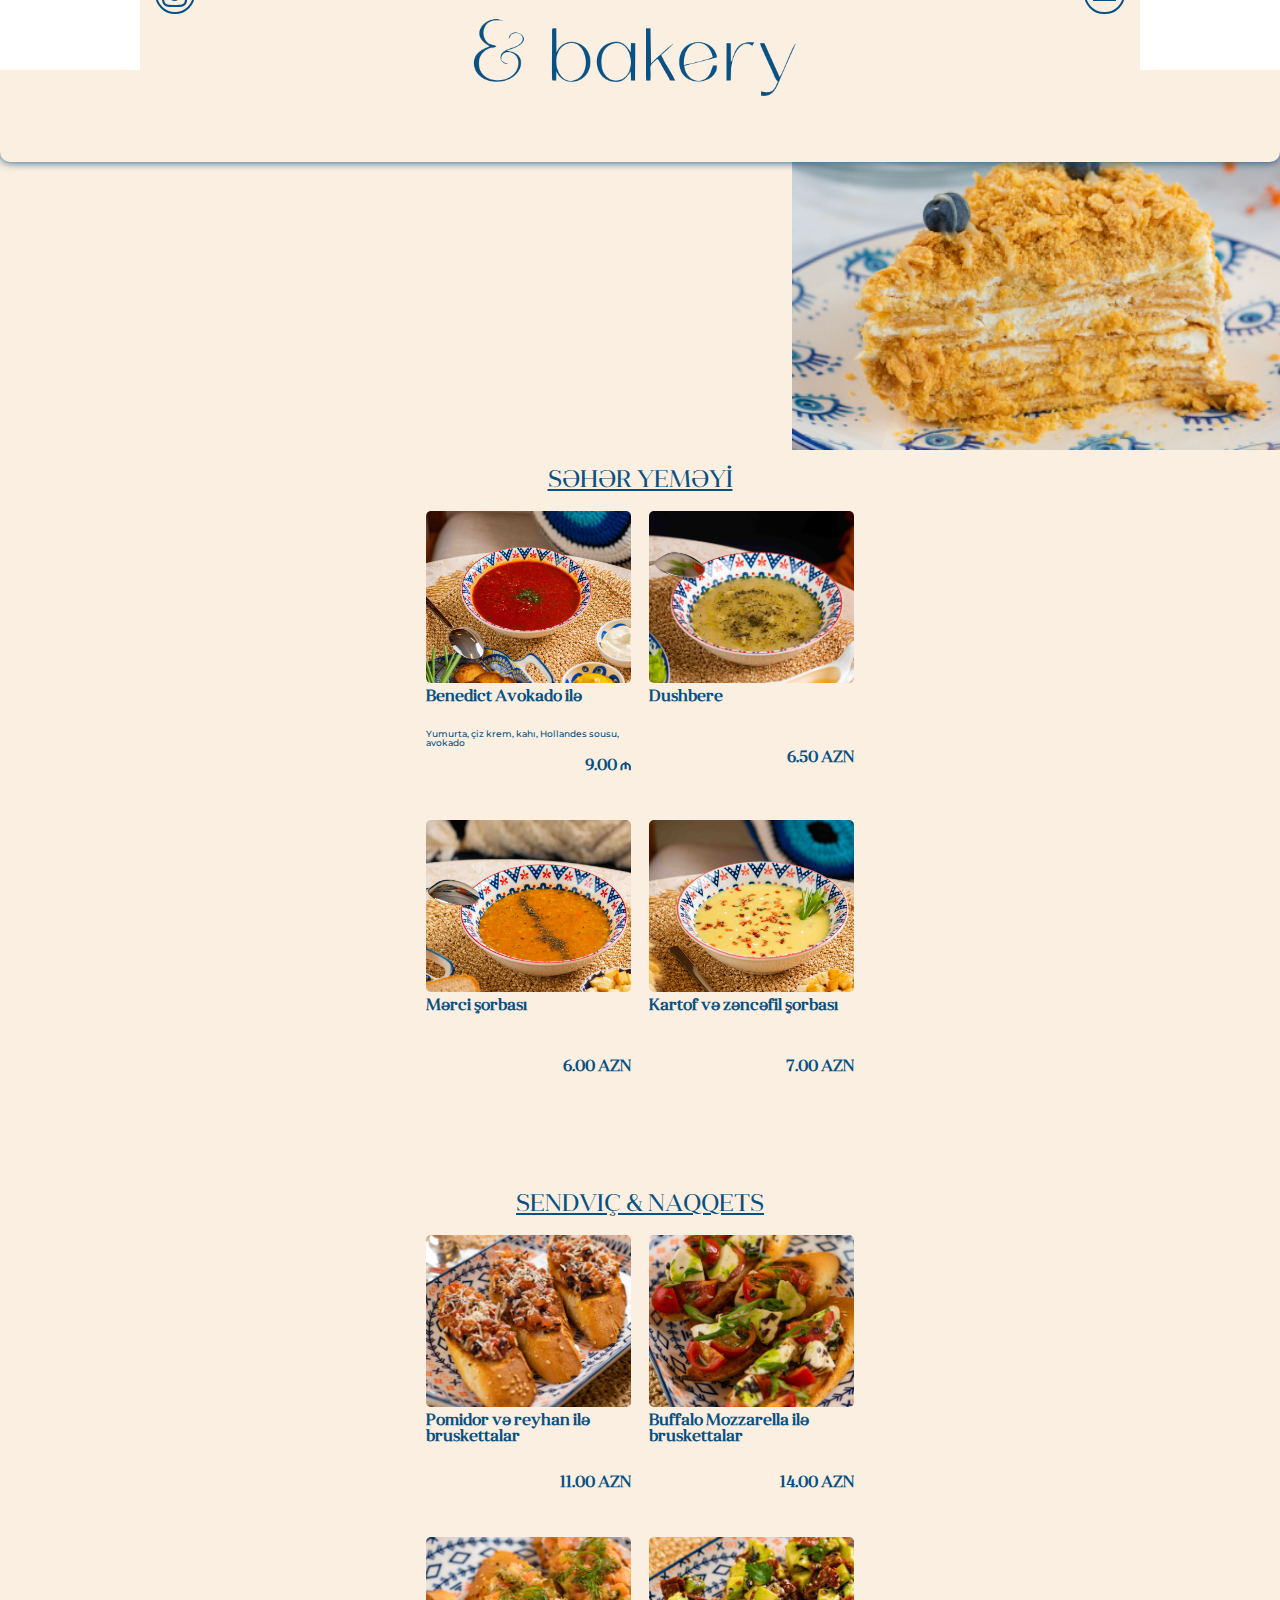
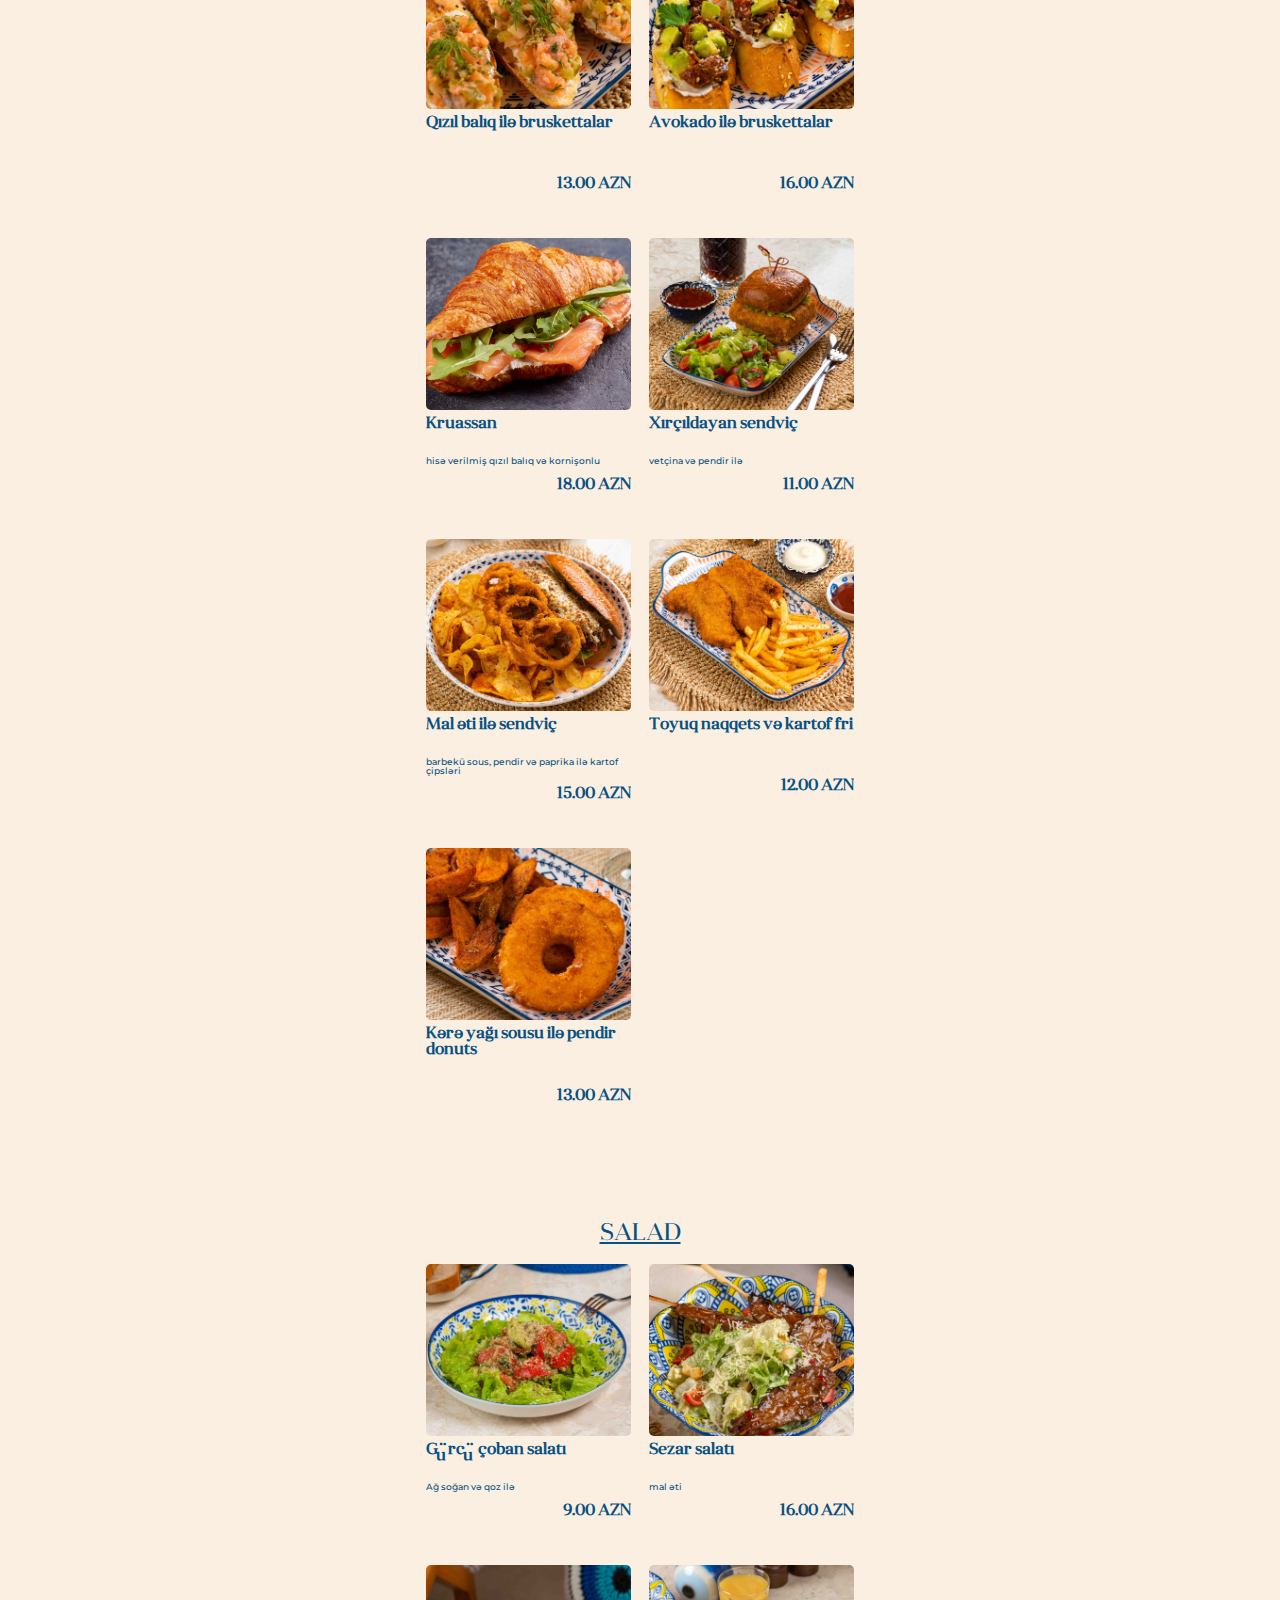
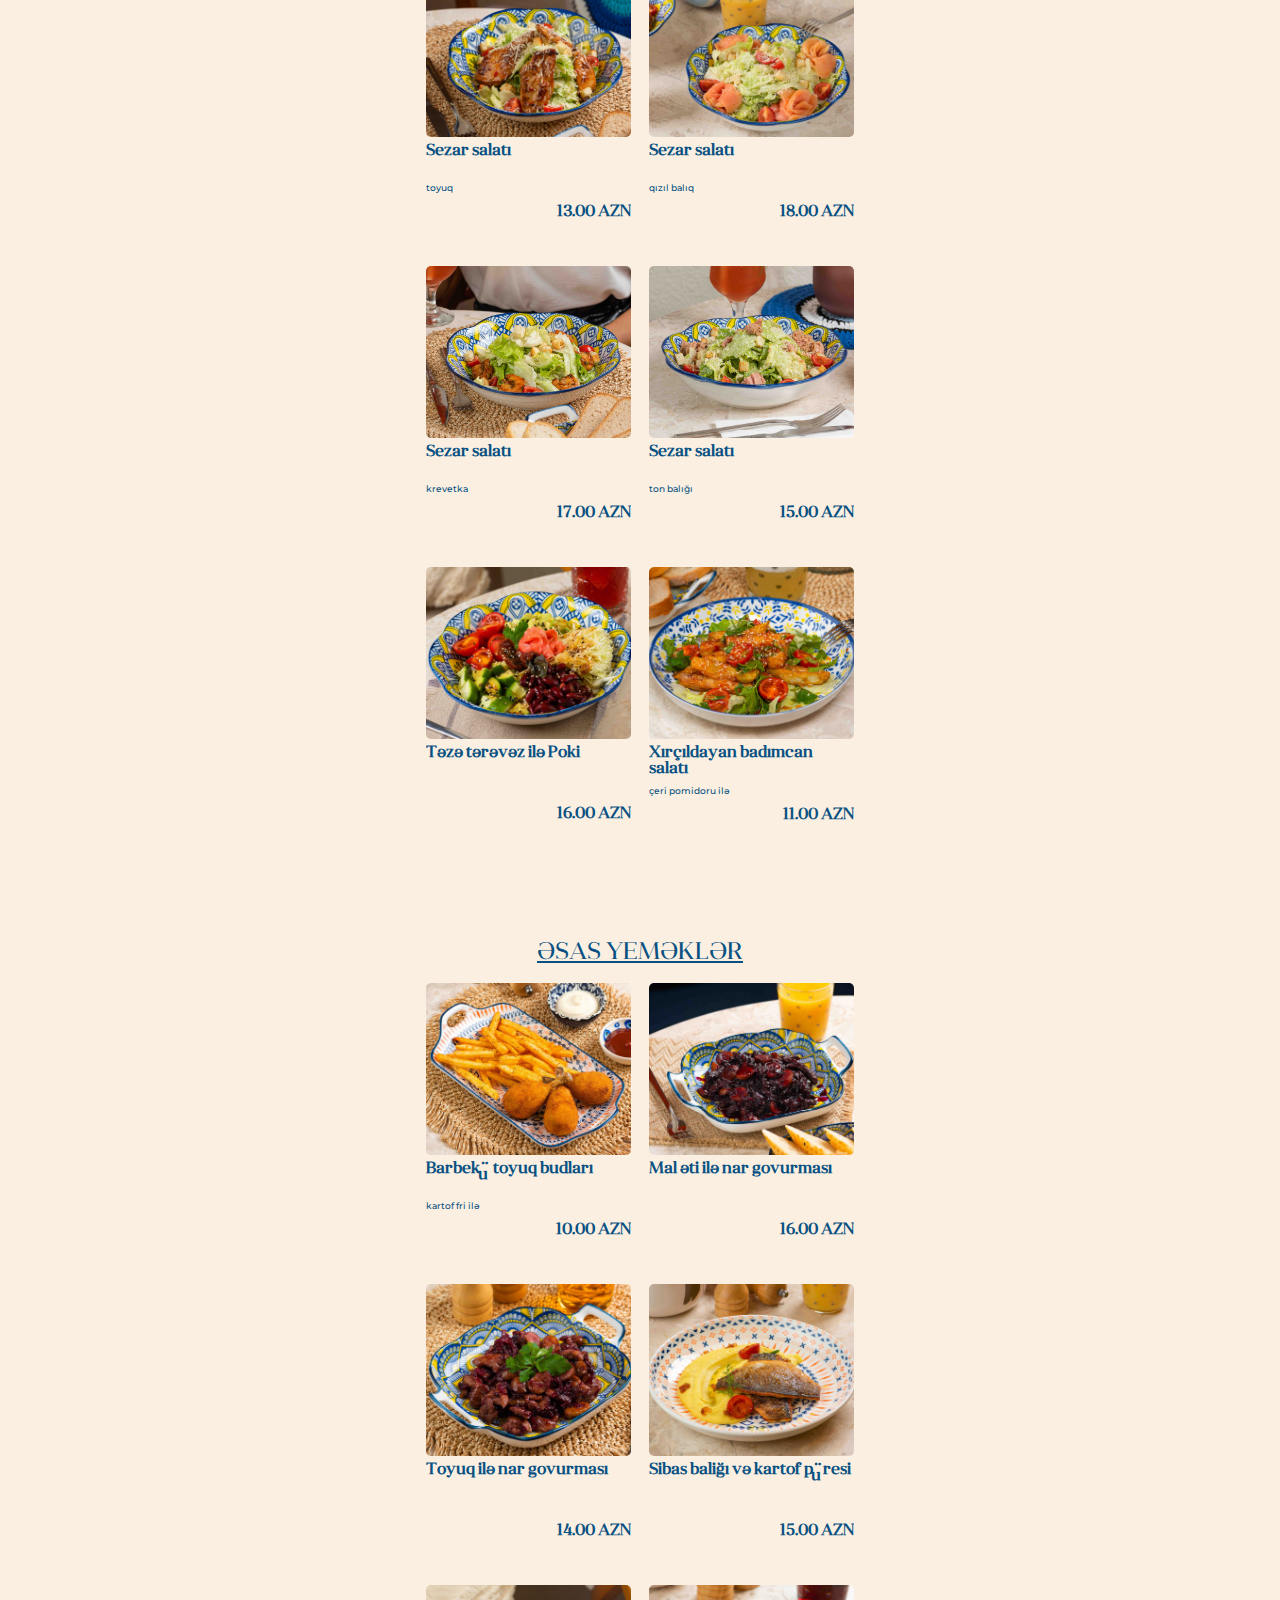
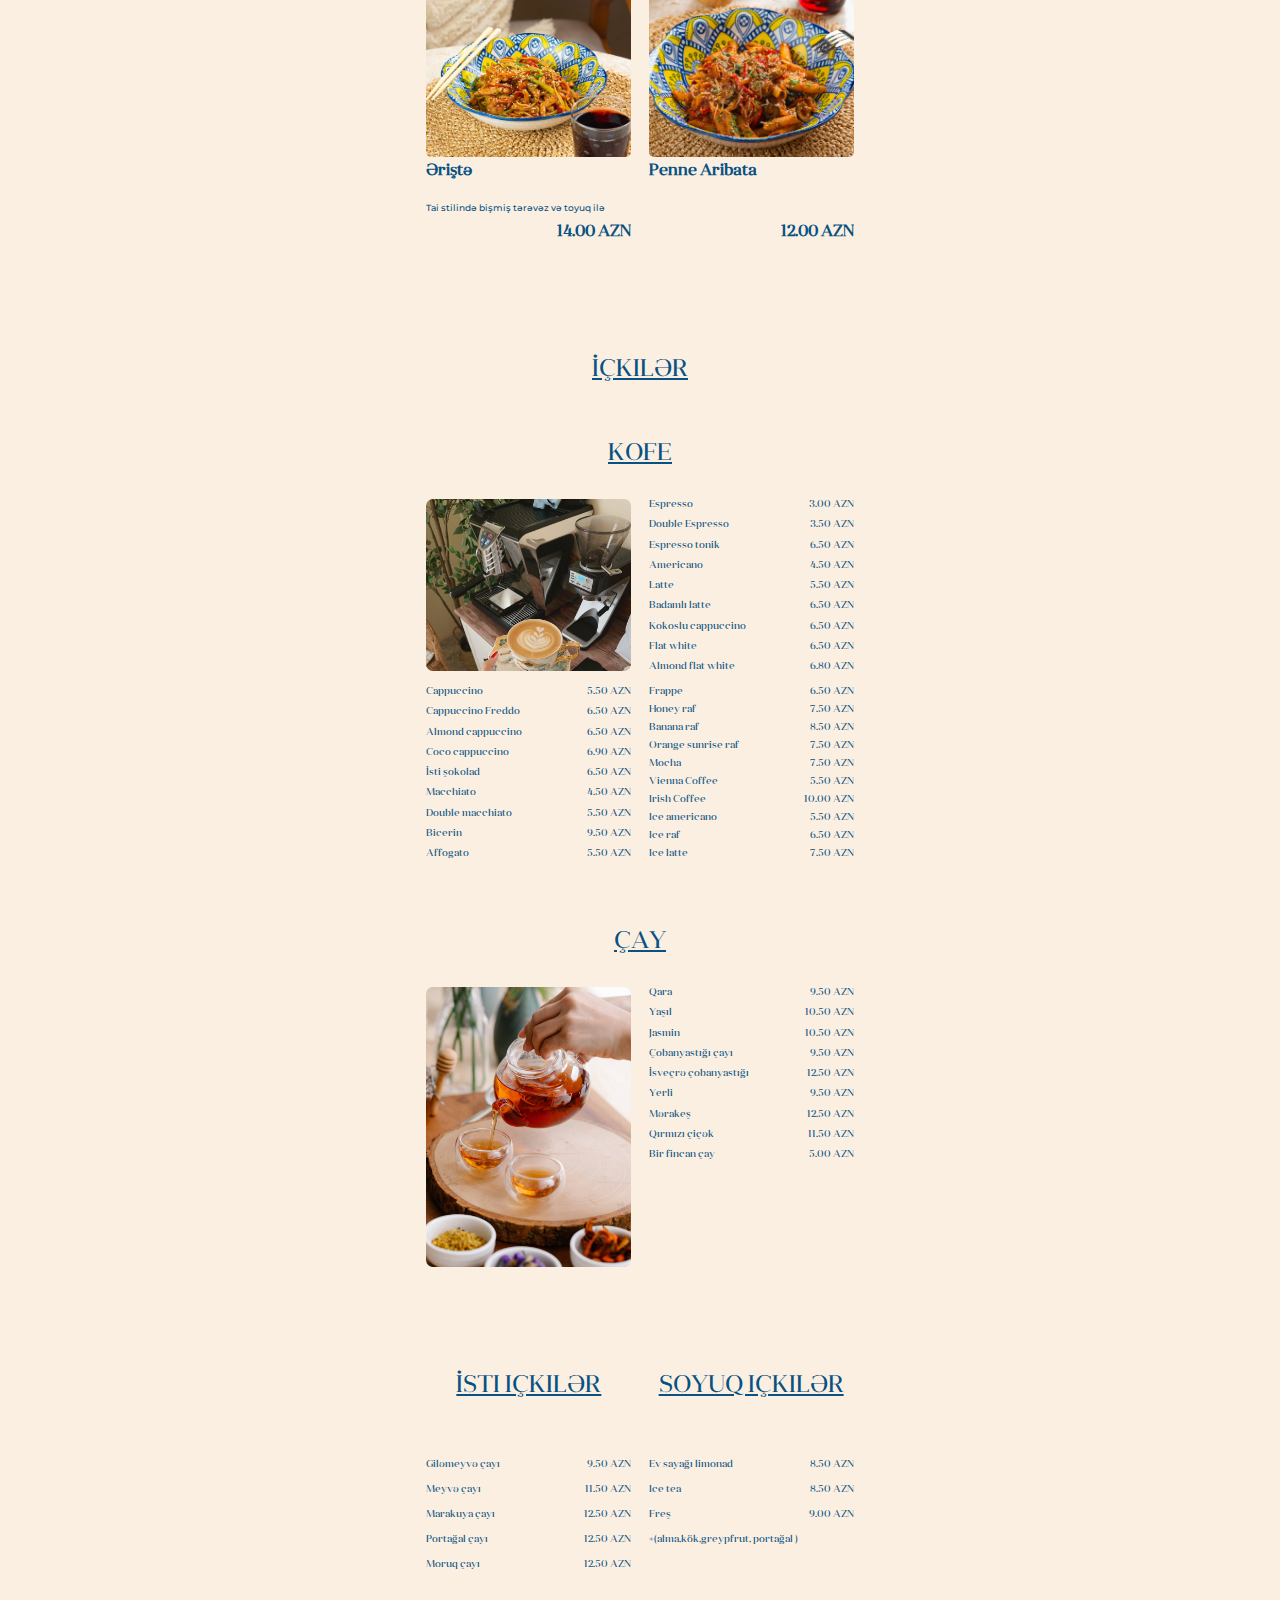
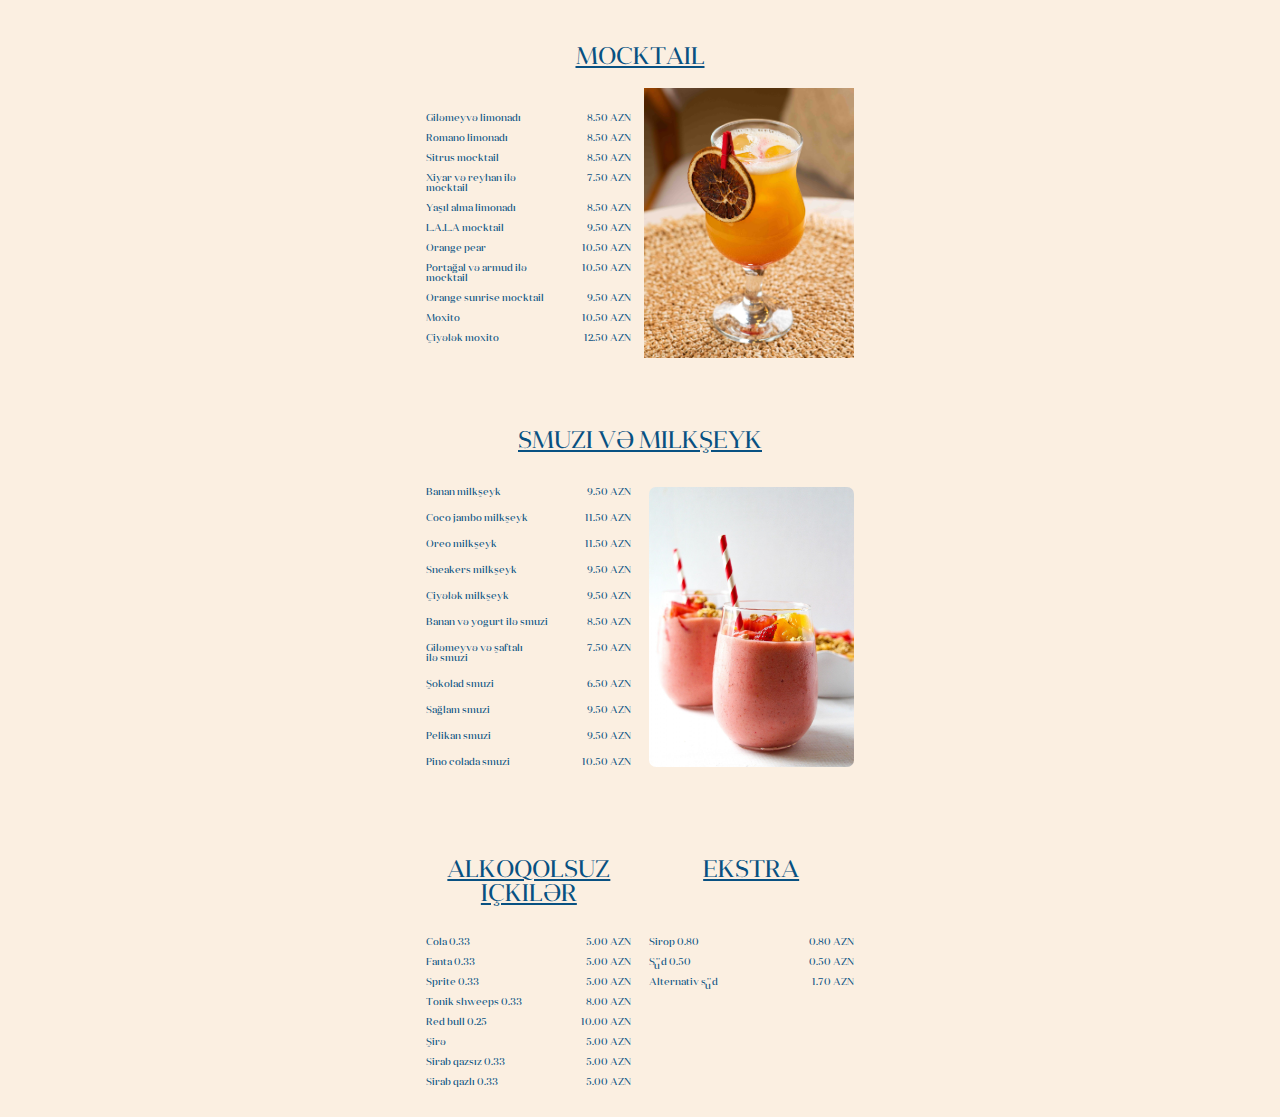
<file: index.html>
<!DOCTYPE html>
<html lang="en">

<head>
    <meta charset="UTF-8">
    <meta http-equiv="X-UA-Compatible" content="IE=edge">
    <meta name="viewport" content="width=device-width, initial-scale=1.0">
    <title>Juju</title>

    <script src="https://ajax.googleapis.com/ajax/libs/jquery/3.6.0/jquery.min.js"></script>
    <script src="https://ajax.googleapis.com/ajax/libs/jquery/3.6.0/jquery.min.js"></script>

    <link rel="stylesheet" href="https://cdnjs.cloudflare.com/ajax/libs/font-awesome/4.7.0/css/font-awesome.min.css" />

    <!----main styles------->
    <link rel="stylesheet" href="./style/style.css">
</head>
<body>
    <div class="main_wrapper">
        <!---header navigation---->
        <div class="header__navigation scrollto">
            <nav class="navbar">
                <div class="container">
                    <div class="navbar__wrap">
                        <a href="https://www.instagram.com/ministry_of_bakery_baku/?igshid=YmMyMTA2M2Y%3D" class="logo" id="logo">
                            <i class="fa fa-instagram" aria-hidden="true"></i>
                        </a>
                        <div class="menu" id="menu">
                            <div class="menu__language__block">
                                <div class="menu__language__element">
                                    <a href="./index.html">
                                        <img src="./style/az.svg" alt="">
                                    </a>
                                </div>
                                <div class="menu__language__element">
                                    <a href="./ru.html">
                                        <img src="./style/ru.svg" alt="">
                                    </a>
                                </div>
                                <div class="menu__language__element">
                                    <a href="./en.html">
                                        <img src="./style/en.svg" alt="">
                                    </a>
                                </div>
                            </div>
                            <div class="menu__language__links">
                                <a href="#element1">Səhər yeməyİ														
                                </a>
                                <a href="#element2">Suplar							
                                </a>
                                <a href="#element3">Salat														
                                </a>
                                <a href="#element4">Əsas yeməklər								
                                </a>
                                <a href="#element5">pastalar						
                                </a>
                                <a href="#element6">Qəlyanalti												
                                </a>
                                <a href="#element7">Burger / Sendviç						
                                </a>

                            </div>
                        </div>

                        <div class="main__page__name">
                            <div class="main__page__name_name">
                                <a href="./index.html">
                                    <img src="./style/juju.png" alt="">
                                </a>
                            </div>
                            <div class="main__page__name_subname">
                                CAFE &#x2022; BAKERY &#x2022; CONDITIORY
                            </div>

                            <div class="main__page__name_arrowleft"></div>
                            <div class="main__page__name_arrowright"></div>
                        </div>


                        <div class="hamb">
                            <div class="hamb__field" id="hamb">
                                <span class="bar"></span> <span class="bar"></span>
                                <span class="bar"></span>
                            </div>
                        </div>
                    </div>
                </div>


            </nav>
            <div class="placeholder"></div>
            <div class="popup" id="popup"></div>
        </div>
        <div class="main__content">
            <!--главная картинка---->
            <div class="main__content__image">
                <img src="./style/main.png" alt="">
            </div>

            <!---блок с продукцией---->
            <div class="main__content__product_container">
                <!----Soup--->
                <section id="" class="product__name">
                    <p>Səhər yeməyİ					                    </p>
                    <div id="element1" class="element__yakor"></div>
                </section>
                <!----продукты категорий----->
                <div class="product__elements__wrapper">
                    <!----продукт основной Borsh----->
                    <div class="product__element">
                        <div class="product__element__image product__element__image_1">
                        </div>

                        <div class="product__element__name">
                            <p>Benedict Avokado ilə									
                            </p>
                        </div>
                        <div class="product__element__desc">
                            <p>Yumurta, çiz krem, kahı, Hollandes sousu, avokado						
                            </p>
                        </div>
                        <div class="product__element__price">
                            <p>9.00 ₼</p>
                        </div>
                    </div>

                    <!----продукт основной Dushbere----->
                    <div class="product__element">
                        <div class="product__element__image product__element__image_2">

                        </div>

                        <div class="product__element__name">
                            <p>Dushbere</p>
                        </div>
                        <div class="product__element__desc">
                            <p> </p>
                        </div>
                        <div class="product__element__price">
                            <p>6.50 AZN</p>
                        </div>
                    </div>

                    <!----продукт основной REd lentil----->
                    <div class="product__element">
                        <div class="product__element__image product__element__image_3">

                        </div>

                        <div class="product__element__name">
                            <p>Mərci şorbası				

                            </p>
                        </div>
                        <div class="product__element__desc">
                            <p></p>
                        </div>
                        <div class="product__element__price">
                            <p>6.00 AZN</p>
                        </div>
                    </div>

                    <!----продукт основной Potato ginger soup----->
                    <div class="product__element">
                        <div class="product__element__image product__element__image_4">

                        </div>

                        <div class="product__element__name">
                            <p>Kartof və zəncəfil şorbası				
                            </p>
                        </div>
                        <div class="product__element__desc">
                            <p></p>
                        </div>
                        <div class="product__element__price">
                            <p>7.00 AZN</p>
                        </div>
                    </div>

                </div>
                <!---Sandwich & nuggets--->
                <section id="" class="product__name">
                    <p>Sendviç & naqqets								
                    </p>
                    <div id="element2" class="element__yakor"></div>
                </section>
                <!----продукты категорий----->
                <div class="product__elements__wrapper">
                    <!----продукт основной Bruschetta tomato & basil----->
                    <div class="product__element">
                        <div class="product__element__image product__element__image_5">

                        </div>

                        <div class="product__element__name">
                            <p>Pomidor və reyhan ilə bruskettalar				
                            </p>
                        </div>
                        <div class="product__element__desc">
                            <p></p>
                        </div>
                        <div class="product__element__price">
                            <p>11.00 AZN</p>
                        </div>
                    </div>

                    <!----продукт основной Bruschetta mozzarella buffalo----->
                    <div class="product__element">
                        <div class="product__element__image product__element__image_6">

                        </div>

                        <div class="product__element__name">
                            <p>Buffalo Mozzarella ilə bruskettalar				
                            </p>
                        </div>
                        <div class="product__element__desc">
                            <p></p>
                        </div>
                        <div class="product__element__price">
                            <p>14.00 AZN</p>
                        </div>
                    </div>

                    <!----продукт основной Bruschetta salmon----->
                    <div class="product__element">
                        <div class="product__element__image product__element__image_7">

                        </div>

                        <div class="product__element__name">
                            <p>Qızıl balıq ilə bruskettalar				
                            </p>
                        </div>
                        <div class="product__element__desc">
                            <p></p>
                        </div>
                        <div class="product__element__price">
                            <p>13.00 AZN</p>
                        </div>
                    </div>

                    <!----продукт основной Bruschetta avocado----->
                    <div class="product__element">
                        <div class="product__element__image product__element__image_8">

                        </div>

                        <div class="product__element__name">
                            <p>Avokado ilə bruskettalar				

                            </p>
                        </div>
                        <div class="product__element__desc">
                            <p></p>
                        </div>
                        <div class="product__element__price">
                            <p>16.00 AZN</p>
                        </div>
                    </div>
                    <!--!--продукт основной Croissant----->
                    <div class="product__element">
                        <div class="product__element__image product__element__image_9">

                        </div>

                        <div class="product__element__name">
                            <p>Kruassan 				

                            </p>
                        </div>
                        <div class="product__element__desc">
                            <p>hisə verilmiş qızıl balıq və kornişonlu</p>
                        </div>
                        <div class="product__element__price">
                            <p>18.00 AZN</p>
                        </div>
                    </div>
                    <!----продукт основной Ham & cheese sandwich crispy----->
                    <div class="product__element">
                        <div class="product__element__image product__element__image_10">

                        </div>

                        <div class="product__element__name">
                            <p>Xırçıldayan sendviç 			

                            </p>
                        </div>
                        <div class="product__element__desc">
                            <p>
                                vetçina və pendir ilə
                            </p>
                        </div>
                        <div class="product__element__price">
                            <p>11.00 AZN</p>
                        </div>
                    </div>
                    <!----продукт основной   Beef sandwich----->
                    <div class="product__element">
                        <div class="product__element__image product__element__image_11">

                        </div>

                        <div class="product__element__name">
                            <p>Mal əti ilə sendviç 			

                            </p>
                        </div>
                        <div class="product__element__desc">
                            <p>
                                barbekü sous, pendir və paprika ilə kartof çipsləri
                            </p>
                        </div>
                        <div class="product__element__price">
                            <p>15.00 AZN</p>
                        </div>
                    </div>
                    <!----продукт основной Chicken nuggets & french fries----->
                    <div class="product__element">
                        <div class="product__element__image product__element__image_12">

                        </div>

                        <div class="product__element__name">
                            <p>Toyuq naqqets və kartof fri				
                            </p>
                        </div>
                        <div class="product__element__desc">
                            <p></p>
                        </div>
                        <div class="product__element__price">
                            <p>12.00 AZN</p>
                        </div>






                    </div>
                    <!----продукт основной   Cheese donuts----->
                    <div class="product__element">
                        <div class="product__element__image product__element__image_13">

                        </div>

                        <div class="product__element__name">
                            <p>Kərə yağı sousu ilə pendir donuts				

                            </p>
                        </div>
                        <div class="product__element__desc">
                            <p></p>
                        </div>
                        <div class="product__element__price">
                            <p>13.00 AZN</p>
                        </div>



                    </div>
                </div>

                <!-----Salad-->
                <section id="" class="product__name">
                    <p>Salad</p>
                    <div id="element3" class="element__yakor"></div>
                </section>
                <!----продукты категорий----->
                <div class="product__elements__wrapper">
                    <!----продукт основной Georgian choban----->
                    <div class="product__element">
                        <div class="product__element__image product__element__image_14">

                        </div>

                        <div class="product__element__name">
                            <p>Gürcü çoban salatı 				
                            </p>
                        </div>
                        <div class="product__element__desc">
                            <p>Ağ soğan və qoz ilə
                            </p>
                        </div>
                        <div class="product__element__price">
                            <p>9.00 AZN</p>
                        </div>
                    </div>

                    <!----продукт основной Caesar salad Beef----->
                    <div class="product__element">
                        <div class="product__element__image product__element__image_15">

                        </div>

                        <div class="product__element__name">
                            <p>Sezar salatı			
                            </p>
                        </div>
                        <div class="product__element__desc">
                            <p>mal əti</p>
                        </div>
                        <div class="product__element__price">
                            <p>16.00 AZN</p>
                        </div>
                    </div>

                    <!----продукт основной Caesar salad Chicken 16----->
                    <div class="product__element">
                        <div class="product__element__image product__element__image_16">

                        </div>

                        <div class="product__element__name">
                            <p>Sezar salatı		</p>
                        </div>
                        <div class="product__element__desc">
                            <p>toyuq				
                            </p>
                        </div>
                        <div class="product__element__price">
                            <p>13.00 AZN</p>
                        </div>
                    </div>

                    <!----продукт основной Caesar salad Salmon 17----->
                    <div class="product__element">
                        <div class="product__element__image product__element__image_17">

                        </div>

                        <div class="product__element__name">
                            <p>Sezar salatı</p>
                        </div>
                        <div class="product__element__desc">
                            <p>qızıl balıq				
                            </p>
                        </div>
                        <div class="product__element__price">
                            <p>18.00 AZN</p>
                        </div>
                    </div>
                    <!----продукт основной Caesar salad Tiger 18----->
                    <div class="product__element">
                        <div class="product__element__image product__element__image_18">

                        </div>

                        <div class="product__element__name">
                            <p>Sezar salatı</p>
                        </div>
                        <div class="product__element__desc">
                            <p>krevetka				
                            </p>
                        </div>
                        <div class="product__element__price">
                            <p>17.00 AZN</p>
                        </div>
                    </div>
                    <!----продукт основной Caesar salad Tuna 19----->
                    <div class="product__element">
                        <div class="product__element__image product__element__image_19">

                        </div>

                        <div class="product__element__name">
                            <p>Sezar salatı</p>
                        </div>
                        <div class="product__element__desc">
                            <p>ton balığı				
                            </p>
                        </div>
                        <div class="product__element__price">
                            <p>15.00 AZN</p>
                        </div>
                    </div>
                    <!----продукт основной Poki with fresh vegetables 20----->
                    <div class="product__element">
                        <div class="product__element__image product__element__image_20">

                        </div>

                        <div class="product__element__name">
                            <p>Təzə tərəvəz ilə Poki				
                            </p>
                        </div>
                        <div class="product__element__desc">
                            <p></p>
                        </div>
                        <div class="product__element__price">
                            <p>16.00 AZN</p>
                        </div>
                    </div>
                    <!----продукт основной Crispy aubergine 21----->
                    <div class="product__element">
                        <div class="product__element__image product__element__image_21">

                        </div>

                        <div class="product__element__name">
                            <p>Xırçıldayan badımcan salatı			
                            </p>
                        </div>
                        <div class="product__element__desc">
                            <p>çeri pomidoru ilə </p>
                        </div>
                        <div class="product__element__price">
                            <p>11.00 AZN</p>
                        </div>
                    </div>


                </div>
                <!----Main course---->
                <section id="" class="product__name">
                    <p>Əsas yeməklər								
                    </p>
                    <div id="element4" class="element__yakor"></div>
                </section>
                <!----продукты категорий----->
                <div class="product__elements__wrapper">
                    <!----продукт основной BBQ chicken leg 22----->
                    <div class="product__element">
                        <div class="product__element__image product__element__image_22">

                        </div>

                        <div class="product__element__name">
                            <p>Barbekü toyuq budları 				
                            </p>
                        </div>
                        <div class="product__element__desc">
                            <p>kartof fri ilə
                            </p>
                        </div>
                        <div class="product__element__price">
                            <p>10.00 AZN</p>
                        </div>
                    </div>

                    <!----продукт основной- Beef nar govurma 23---->
                    <div class="product__element">
                        <div class="product__element__image product__element__image_23">

                        </div>

                        <div class="product__element__name">
                            <p>Mal əti ilə nar govurması				
                            </p>
                        </div>
                        <div class="product__element__desc">
                            <p></p>
                        </div>
                        <div class="product__element__price">
                            <p>16.00 AZN</p>
                        </div>
                    </div>

                    <!----продукт основной Chicken nar govurma 24----->
                    <div class="product__element">
                        <div class="product__element__image product__element__image_24">

                        </div>

                        <div class="product__element__name">
                            <p>Toyuq ilə nar govurması				
                            </p>
                        </div>
                        <div class="product__element__desc">
                            <p></p>
                        </div>
                        <div class="product__element__price">
                            <p>14.00 AZN</p>
                        </div>
                    </div>

                    <!----продукт основной Seabass with mashed potato 25----->
                    <div class="product__element">
                        <div class="product__element__image product__element__image_25">

                        </div>

                        <div class="product__element__name">
                            <p>Sibas baliğı və kartof püresi 				
                            </p>
                        </div>
                        <div class="product__element__desc">
                            <p></p>
                        </div>
                        <div class="product__element__price">
                            <p>15.00 AZN</p>
                        </div>
                    </div>


                    <!----продукт основной Thai chicken with noodles 26----->
                    <div class="product__element">
                        <div class="product__element__image product__element__image_26">

                        </div>

                        <div class="product__element__name">
                            <p>
                                Əriştə	 	
                            </p>
                        </div>
                        <div class="product__element__desc">
                            <p>Tai stilində bişmiş tərəvəz və toyuq ilə</p>
                        </div>
                        <div class="product__element__price">
                            <p>14.00 AZN</p>
                        </div>
                    </div>


                    <!----продукт основной- Thai vegetables with chicken 27---->
                    <div class="product__element">
                        <div class="product__element__image product__element__image_27">

                        </div>

                        <div class="product__element__name">
                            <p>
                                Penne Aribata
                            </p>
                        </div>
                        <div class="product__element__desc">
                            <p></p>
                        </div>
                        <div class="product__element__price">
                            <p>12.00 AZN</p>
                        </div>
                    </div>



                </div>
                <!----Drinks---->
                <section id="" class="product__name">
                    <p>İçkilər</p>
                    <div id="element5" class="element__yakor"></div>
                </section>
                <!----Coffee---->
                <section id="" class="product__name">
                    <p>Kofe</p>
                    <div id="" class="element__yakor"></div>
                </section>
                <!----продукты категорий 2----->
                <div class="product__elements__wrapper">
                    <div class="product__element__coffee product__element__coffee_img product__element__coffee_img3">

                    </div>

                    <div class="product__element__coffee">
                        <div class="product__element__coffee__desc">
                            <p>Espresso 				
                            </p>

                            <p>3.00 AZN</p>
                        </div>
                        <div class="product__element__coffee__desc">
                            <p> Double Espresso </p>

                            <p>3.50 AZN</p>
                        </div>
                        <div class="product__element__coffee__desc">
                            <p>Espresso tonik </p>

                            <p> 6.50 AZN</p>
                        </div>
                        <div class="product__element__coffee__desc">
                            <p> Americano</p>

                            <p>4.50 AZN</p>
                        </div>
                        <div class="product__element__coffee__desc">
                            <p>Latte</p>

                            <p>5.50 AZN</p>
                        </div>
                        <div class="product__element__coffee__desc">
                            <p> Badamlı latte     				
                            </p>

                            <p>6.50 AZN</p>
                        </div>
                        <div class="product__element__coffee__desc">
                            <p>Kokoslu cappuccino    				
                            </p>

                            <p> 6.50 AZN</p>
                        </div>
                        <div class="product__element__coffee__desc">
                            <p>Flat white </p>

                            <p> 6.50 AZN</p>
                        </div>
                        <div class="product__element__coffee__desc">
                            <p> Almond flat white </p>

                            <p> 6.80 AZN</p>
                        </div>
                    </div>

                    <div class="product__element__coffee">
                        <div class="product__element__coffee__desc">
                            <p>Cappuccino </p>

                            <p>5.50 AZN</p>
                        </div>
                        <div class="product__element__coffee__desc">
                            <p>Cappuccino Freddo </p>

                            <p>6.50 AZN</p>
                        </div>
                        <div class="product__element__coffee__desc">
                            <p>Almond cappuccino </p>

                            <p> 6.50 AZN</p>
                        </div>
                        <div class="product__element__coffee__desc">
                            <p> Coco cappuccino </p>

                            <p>6.90 AZN</p>
                        </div>
                        <div class="product__element__coffee__desc">
                            <p>İsti şokolad				
                            </p>

                            <p>6.50 AZN</p>
                        </div>
                        <div class="product__element__coffee__desc">
                            <p>Macchiato </p>

                            <p> 4.50 AZN</p>
                        </div>
                        <div class="product__element__coffee__desc">
                            <p>Double macchiato </p>

                            <p> 5.50 AZN</p>
                        </div>
                        <div class="product__element__coffee__desc">
                            <p>Bicerin </p>

                            <p> 9.50 AZN</p>
                        </div>
                        <div class="product__element__coffee__desc">
                            <p> Affogato </p>

                            <p> 5.50 AZN</p>
                        </div>
                    </div>
                    <div class="product__element__coffee">
                        <div class="product__element__coffee__desc">
                            <p> Frappe </p>

                            <p>6.50 AZN</p>
                        </div>
                        <div class="product__element__coffee__desc">
                            <p>Honey raf </p>

                            <p>7.50 AZN</p>
                        </div>
                        <div class="product__element__coffee__desc">
                            <p>
                                Banana raf </p>

                            <p>8.50 AZN</p>
                        </div>
                        <div class="product__element__coffee__desc">
                            <p>Orange sunrise raf </p>

                            <p>7.50 AZN</p>
                        </div>
                        <div class="product__element__coffee__desc">
                            <p>Mocha </p>

                            <p>7.50 AZN</p>
                        </div>
                        <div class="product__element__coffee__desc">
                            <p>Vienna Coffee </p>

                            <p>5.50 AZN</p>
                        </div>
                        <div class="product__element__coffee__desc">
                            <p>Irish Coffee</p>

                            <p>10.00 AZN </p>
                        </div>
                        <div class="product__element__coffee__desc">
                            <p>Ice americano </p>

                            <p>5.50 AZN </p>
                        </div>
                        <div class="product__element__coffee__desc">
                            <p>
                                Ice raf </p>

                            <p>6.50 AZN</p>
                        </div>
                        <div class="product__element__coffee__desc">
                            <p>Ice latte </p>

                            <p>7.50 AZN</p>
                        </div>
                    </div>
                </div>

                <!------Tee-------->
                <section id="" class="product__name">
                    <p>Çay								
                    </p>
                    <div id="" class="element__yakor"></div>
                </section>
                <!----продукты категорий 2----->
                <div class="product__elements__wrapper">
                    <div class="product__element__coffee product__element__coffee_img product__element__coffee_img4">

                    </div>

                    <div class="product__element__coffee">
                        <div class="product__element__coffee__desc">
                            <p>Qara				
                            </p>

                            <p>9.50 AZN</p>
                        </div>
                        <div class="product__element__coffee__desc">
                            <p>Yaşıl				
                            </p>

                            <p>10.50 AZN</p>
                        </div>
                        <div class="product__element__coffee__desc">
                            <p>Jasmin				
                            </p>

                            <p>10.50 AZN</p>
                        </div>
                        <div class="product__element__coffee__desc">
                            <p>Çobanyastığı çayı			
                                </p>

                            <p>9.50 AZN</p>
                        </div>
                        <div class="product__element__coffee__desc">
                            <p>İsveçrə çobanyastığı				
                            </p>

                            <p>12.50 AZN</p>
                        </div>
                        <div class="product__element__coffee__desc">
                            <p>Yerli				
                            </p>

                            <p>9.50 AZN</p>
                        </div>
                        <div class="product__element__coffee__desc">
                            <p>Mərakeş				
                            </p>

                            <p>12.50 AZN</p>
                        </div>
                        <div class="product__element__coffee__desc">
                            <p>Qırmızı çiçək				
                            </p>

                            <p>11.50 AZN</p>
                        </div>
                        <div class="product__element__coffee__desc">
                            <p>Bir fincan çay 				
                            </p>

                            <p>5.00 AZN</p>
                        </div>
                    </div>
                </div>


                <!----Hot drinks Ice drinks---->
                <section id="" class="product__name">
                    <div id="" class="element__yakor"></div>
                </section>
                <!----продукты категорий 2----->
                <div class="product__elements__wrapper">
                    <div class="product__elelement__drinks">
                        <div class="product__elelement__drinks__name">
                            İsti içkilər								

                        </div>

                        <div class="product__elelement__drinks__desc">
                            <p> Giləmeyvə çayı				
                            </p>

                            <p>9.50 AZN</p>
                        </div>
                        <div class="product__elelement__drinks__desc">
                            <p>Meyvə çayı				
                            </p>

                            <p>11.50 AZN</p>
                        </div>
                        <div class="product__elelement__drinks__desc">
                            <p>Marakuya çayı				
                            </p>

                            <p>12.50 AZN</p>
                        </div>
                        <div class="product__elelement__drinks__desc">
                            <p>Portağal çayı				
                            </p>

                            <p>12.50 AZN</p>
                        </div>
                        <div class="product__elelement__drinks__desc">
                            <p>Moruq çayı				
                            </p>

                            <p>12.50 AZN</p>
                        </div>
                    </div>



                    <div class="product__elelement__drinks">
                        <div class="product__elelement__drinks__name">
                            Soyuq içkilər								

                        </div>
                        <div class="product__elelement__drinks__desc">
                            <p>Ev sayağı limonad				
                            </p>
                            <p>8.50 AZN</p>
                        </div>
                        <div class="product__elelement__drinks__desc">
                            <p>Ice tea    				
                            </p>
                            <p>8.50 AZN</p>
                        </div>
                        <div class="product__elelement__drinks__desc">
                            <p>Freş				
                            </p>
                            <p>9.00 AZN</p>
                        </div>
                        <div class="product__elelement__drinks__desc">
                            <p>
                                +(alma,kök,greypfrut, portağal )			
                            </p>

                        </div>
                    </div>




                </div>

                <!----Mocktail---->
                <section id="" class="product__name">
                    <p>Mocktail								
                    </p>
                    <div id="" class="element__yakor"></div>
                </section>
                <!----продукты категорий 2----->
                <div class="product__elements__wrapper">
                    <div class="product__element__coffee product__element__coffee2">
                        <div class="product__elelement__drinks__desc">
                            <p>Giləmeyvə limonadı				
                            </p>

                            <p>8.50 AZN</p>
                        </div>
                        <div class="product__elelement__drinks__desc">
                            <p>Romano limonadı				
			
                            </p>

                            <p>8.50 AZN</p>
                        </div>
                        <div class="product__elelement__drinks__desc">
                            <p>Sitrus mocktail				
                            </p>

                            <p>8.50 AZN</p>
                        </div>
                        <div class="product__elelement__drinks__desc">
                            <p>Xiyar və reyhan ilə <br> mocktail  				
                            </p>

                            <p>7.50 AZN</p>
                        </div>
                        <div class="product__elelement__drinks__desc">
                            <p>Yaşıl alma limonadı    				
                            </p>

                            <p>8.50 AZN</p>
                        </div>
                        <div class="product__elelement__drinks__desc">
                            <p> L.A.L.A mocktail 				
                            </p>

                            <p> 9.50 AZN</p>
                        </div>
                        <div class="product__elelement__drinks__desc">
                            <p>Orange pear</p>

                            <p>10.50 AZN</p>
                        </div>
                        <div class="product__elelement__drinks__desc">
                            <p> Portağal və armud ilə <br> mocktail   				
                            </p>

                            <p>10.50 AZN</p>
                        </div>
                        <div class="product__elelement__drinks__desc">
                            <p>Orange sunrise mocktail				
                            </p>

                            <p>9.50 AZN</p>
                        </div>
                        <div class="product__elelement__drinks__desc">
                            <p> Moxito 				
                            </p>

                            <p> 10.50 AZN</p>
                        </div>
                        <div class="product__elelement__drinks__desc">
                            <p> Çiyələk moxito    				
                            </p>

                            <p>12.50 AZN</p>
                        </div>
                    </div>

                    <div class="product__element__moktail moktail">

                    </div>

                </div>
                <!----Smoothie and milkshake---->
                <section id="" class="product__name">
                    <p>Smuzi və milkşeyk								
                    </p>
                    <div id="" class="element__yakor"></div>
                </section>


                <!----продукты категорий 2----->
                <div class="product__elements__wrapper">
                    <div class=" product__element__coffee product__element__coffee3 ">
                        <div class="product__element__coffee__desc">
                            <p>Banan milkşeyk				
                            </p>

                            <p>9.50 AZN</p>
                        </div>
                        <div class="product__element__coffee__desc">
                            <p>Coco jambo milkşeyk				
                            </p>

                            <p>11.50 AZN</p>
                        </div>
                        <div class="product__element__coffee__desc">
                            <p>Oreo milkşeyk				
                            </p>

                            <p>11.50 AZN</p>
                        </div>
                        <div class="product__element__coffee__desc">
                            <p>Sneakers milkşeyk				
                            </p>

                            <p>9.50 AZN</p>
                        </div>
                        <div class="product__element__coffee__desc">
                            <p>Çiyələk milkşeyk				
                            </p>

                            <p>9.50 AZN</p>
                        </div>
                        <div class="product__element__coffee__desc">
                            <p>Banan və yogurt ilə smuzi     				
                            </p>

                            <p>8.50 AZN</p>
                        </div>
                        <div class="product__element__coffee__desc">
                            <p>Giləmeyvə və şaftalı <br> ilə smuzi   
                                			
                                </p>

                            <p>7.50 AZN</p>
                        </div>
                        <div class="product__element__coffee__desc">
                            <p>Şokolad smuzi   				
                            </p>

                            <p>6.50 AZN</p>
                        </div>
                        <div class="product__element__coffee__desc">
                            <p>Sağlam smuzi   				
                            </p>

                            <p>9.50 AZN</p>
                        </div>
                        <div class="product__element__coffee__desc">
                            <p>Pelikan smuzi   				
                            </p>

                            <p>9.50 AZN</p>
                        </div>
                        <div class="product__element__coffee__desc">
                            <p>Pino colada smuzi   				
                            </p>

                            <p>10.50 AZN</p>
                        </div>
                    </div>
                    <div class="product__element__coffee product__element__coffee_img product__element__coffee_img4 product__element__coffee_img5">

                    </div>
                </div>


                <!----Soft drinks / Extra---->
                <section id="" class="product__name">
                    <div id="" class="element__yakor"></div>
                </section>
                <!----продукты категорий 2----->
                <div class="product__elements__wrapper">

                    <div class="product__elements__additional">
                        <div class="product__elements__additional__name">
                            Alkoqolsuz içkilər								
                        </div>

                        <div class="product__elements__additional__desc">
                            <p> Cola 0.33 </p>

                            <p>5.00 AZN</p>
                        </div>
                        <div class="product__elements__additional__desc">
                            <p>Fanta 0.33 </p>

                            <p> 5.00 AZN</p>
                        </div>
                        <div class="product__elements__additional__desc">
                            <p>Sprite 0.33 </p>

                            <p>5.00 AZN</p>
                        </div>
                        <div class="product__elements__additional__desc">
                            <p>Tonik shweeps 0.33 </p>

                            <p> 8.00 AZN</p>
                        </div>
                        <div class="product__elements__additional__desc">
                            <p>Red bull 0.25 </p>

                            <p> 10.00 AZN</p>
                        </div>
                        <div class="product__elements__additional__desc">
                            <p>Şirə				
                            </p>

                            <p> 5.00 AZN</p>
                        </div>
                        <div class="product__elements__additional__desc">
                            <p>Sirab qazsız 0.33        				
                            </p>

                            <p> 5.00 AZN</p>
                        </div>
                        <div class="product__elements__additional__desc">
                            <p>Sirab qazlı 0.33         				
                            </p>

                            <p> 5.00 AZN</p>
                        </div>
                    </div>


                    <div class="product__elements__additional">
                        <div class="product__elements__additional__name">
                            Ekstra								

                        </div>
                        <div class="product__elements__additional__desc">
                            <p>Sirop				
                                0.80</p>

                            <p>0.80 AZN</p>
                        </div>
                        <div class="product__elements__additional__desc">
                            <p>Süd				
                                0.50</p>

                            <p>0.50 AZN</p>
                        </div>
                        <div class="product__elements__additional__desc">
                            <p>Alternativ süd				
                                </p>


                            <p>1.70 AZN</p>
                        </div>




                    </div>

                </div>

                <script src="./js/script.js"></script>
</body>

</html>
</file>
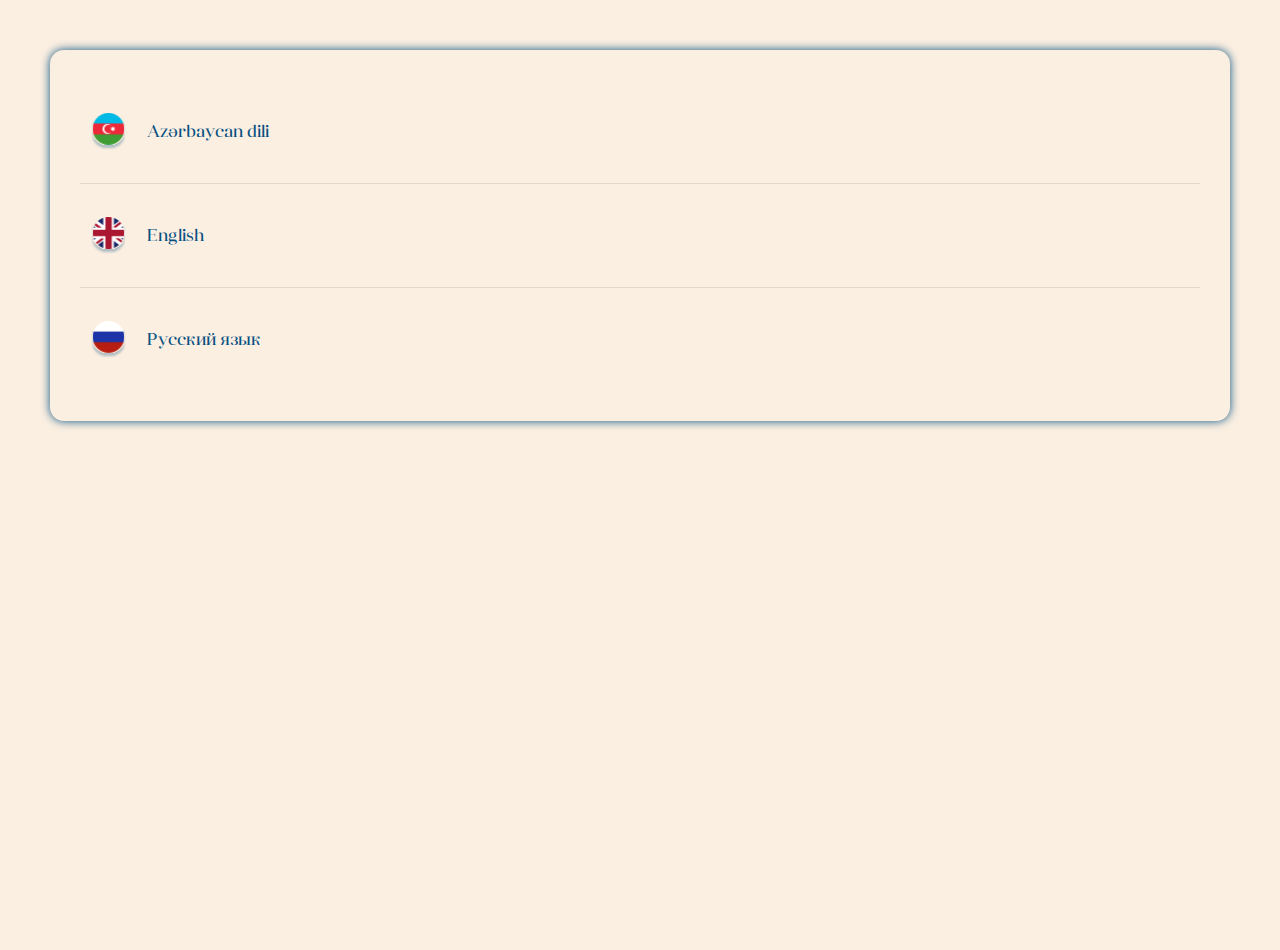
<file: menu/index.html>
<!DOCTYPE html>
<html lang="en">
  <head>
    <meta charset="UTF-8" />
    <meta http-equiv="X-UA-Compatible" content="IE=edge" />
    <meta name="viewport" content="width=device-width, initial-scale=1.0" />
    <title>ministry of bakery</title>

    <script src="https://ajax.googleapis.com/ajax/libs/jquery/3.6.0/jquery.min.js"></script>
    <script src="https://ajax.googleapis.com/ajax/libs/jquery/3.6.0/jquery.min.js"></script>

    <link
      rel="stylesheet"
      href="https://cdnjs.cloudflare.com/ajax/libs/font-awesome/4.7.0/css/font-awesome.min.css"
    />

    <!----main styles------->
    <link rel="stylesheet" href="../style/style.css" />
  </head>
  <body>
    <div class="menu__page__wrapper">
      <div class="menu__page__content">
            <div class="menu__page__block">
                <a href="../index.html">
                    <div class="menu__page__block__img">
                        <img src="../style/az.svg" alt="">
                    </div>

                    <div class="menu__page__block__text">
                        <p>Azərbaycan dili</p>
                    </div>
                </a>
            </div>
            <div class="menu__page__block">
                <a class="menu__page__border" href="../en.html">
                    <div class="menu__page__block__img">
                        <img src="../style/en.svg" alt="">
                    </div>

                    <div class="menu__page__block__text">
                        <p>English</p>
                    </div>
                </a>
            </div>
            <div class="menu__page__block">
                <a href="../ru.html"> 
                    <div class="menu__page__block__img">
                        <img src="../style/ru.svg" alt="">
                    </div>

                    <div class="menu__page__block__text">
                        <p>Русский язык </p>
                    </div>
                </a>
            </div>
      </div>
    </div>

    <script src="../js/script.js"></script>
  </body>
</html>
</file>
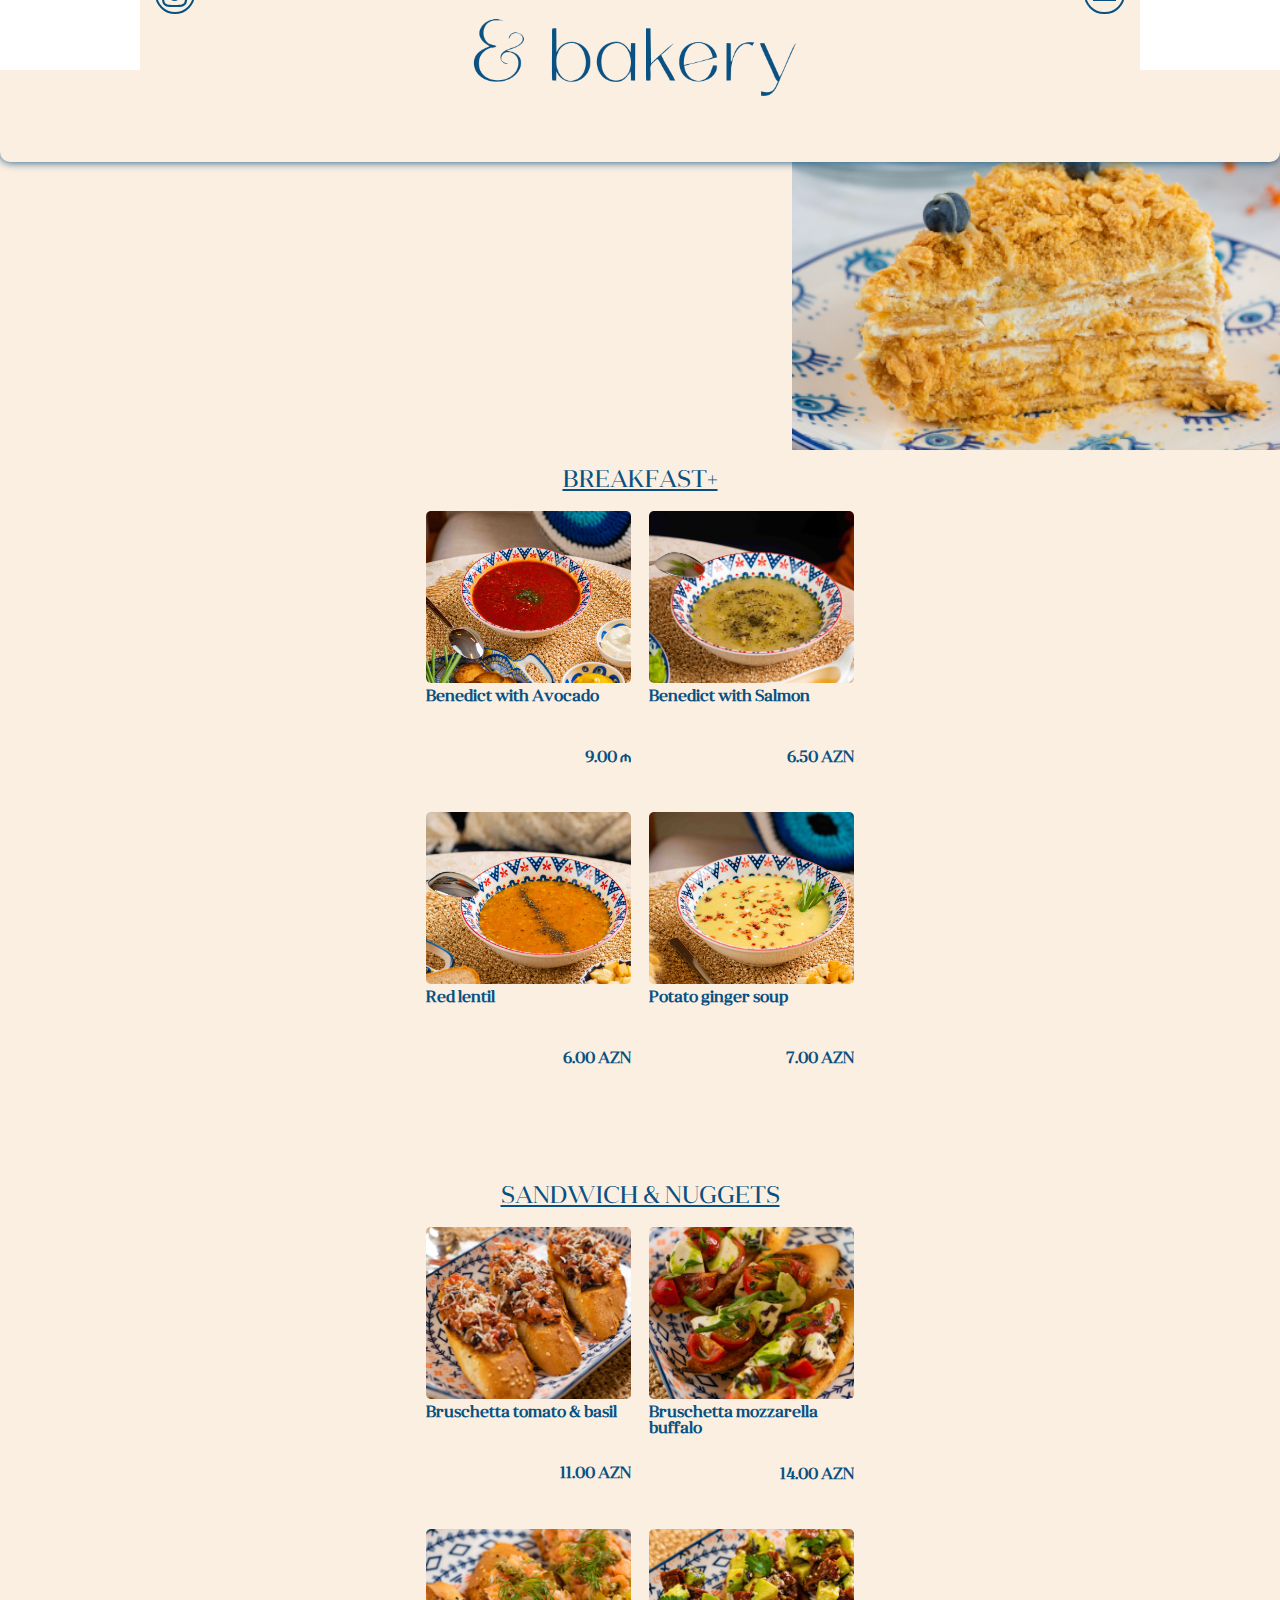
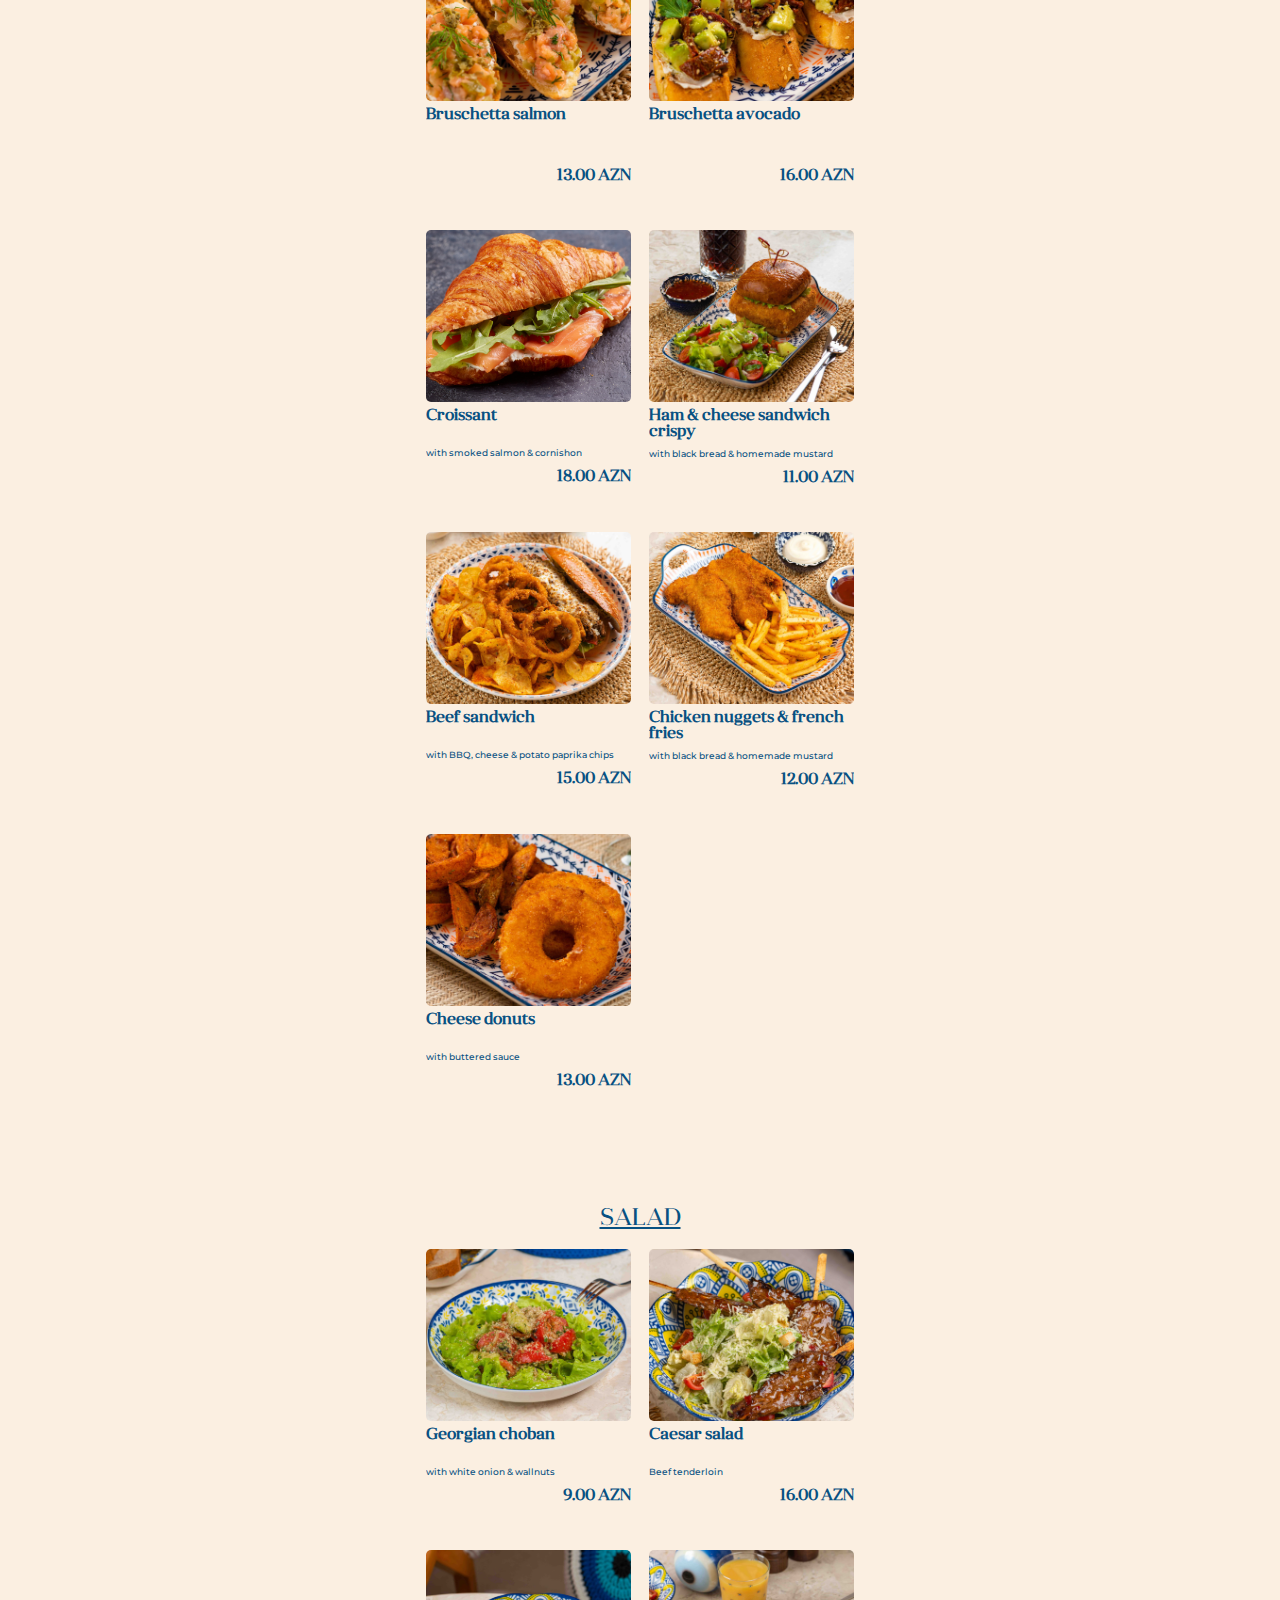
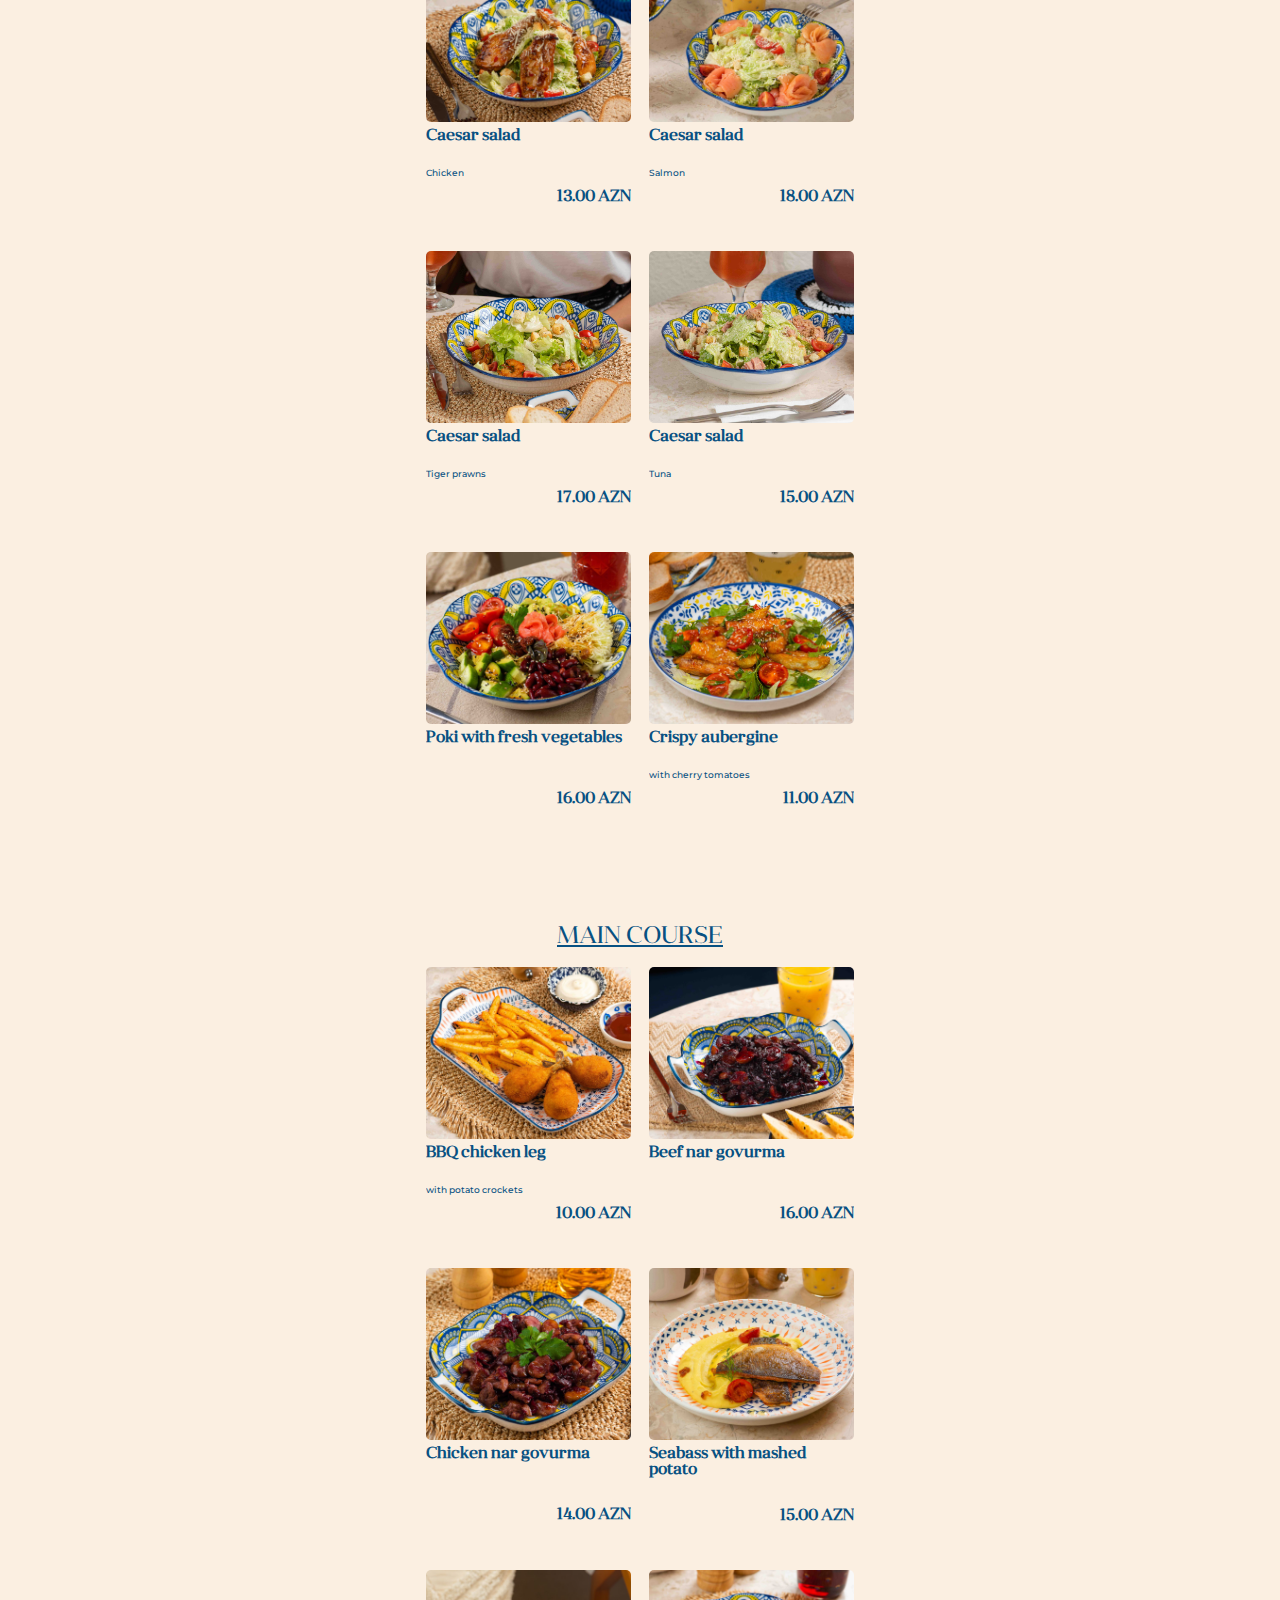
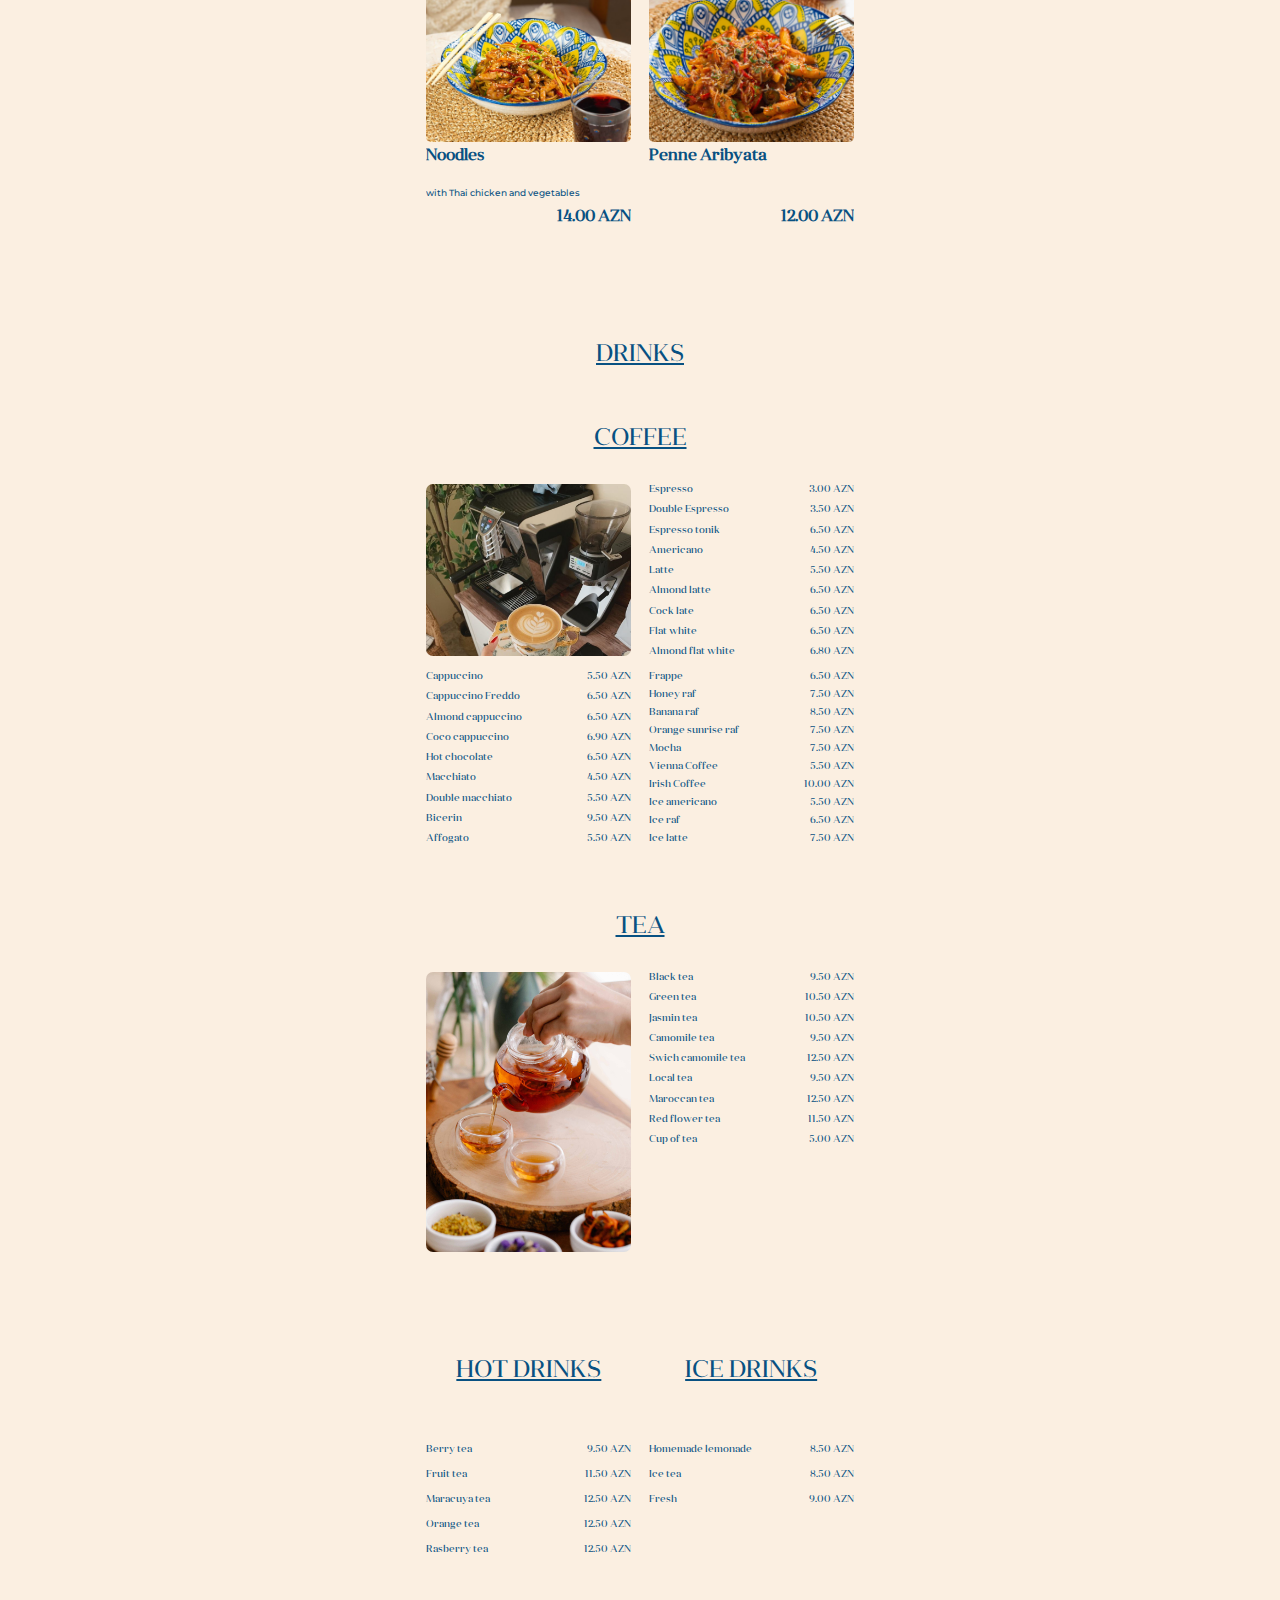
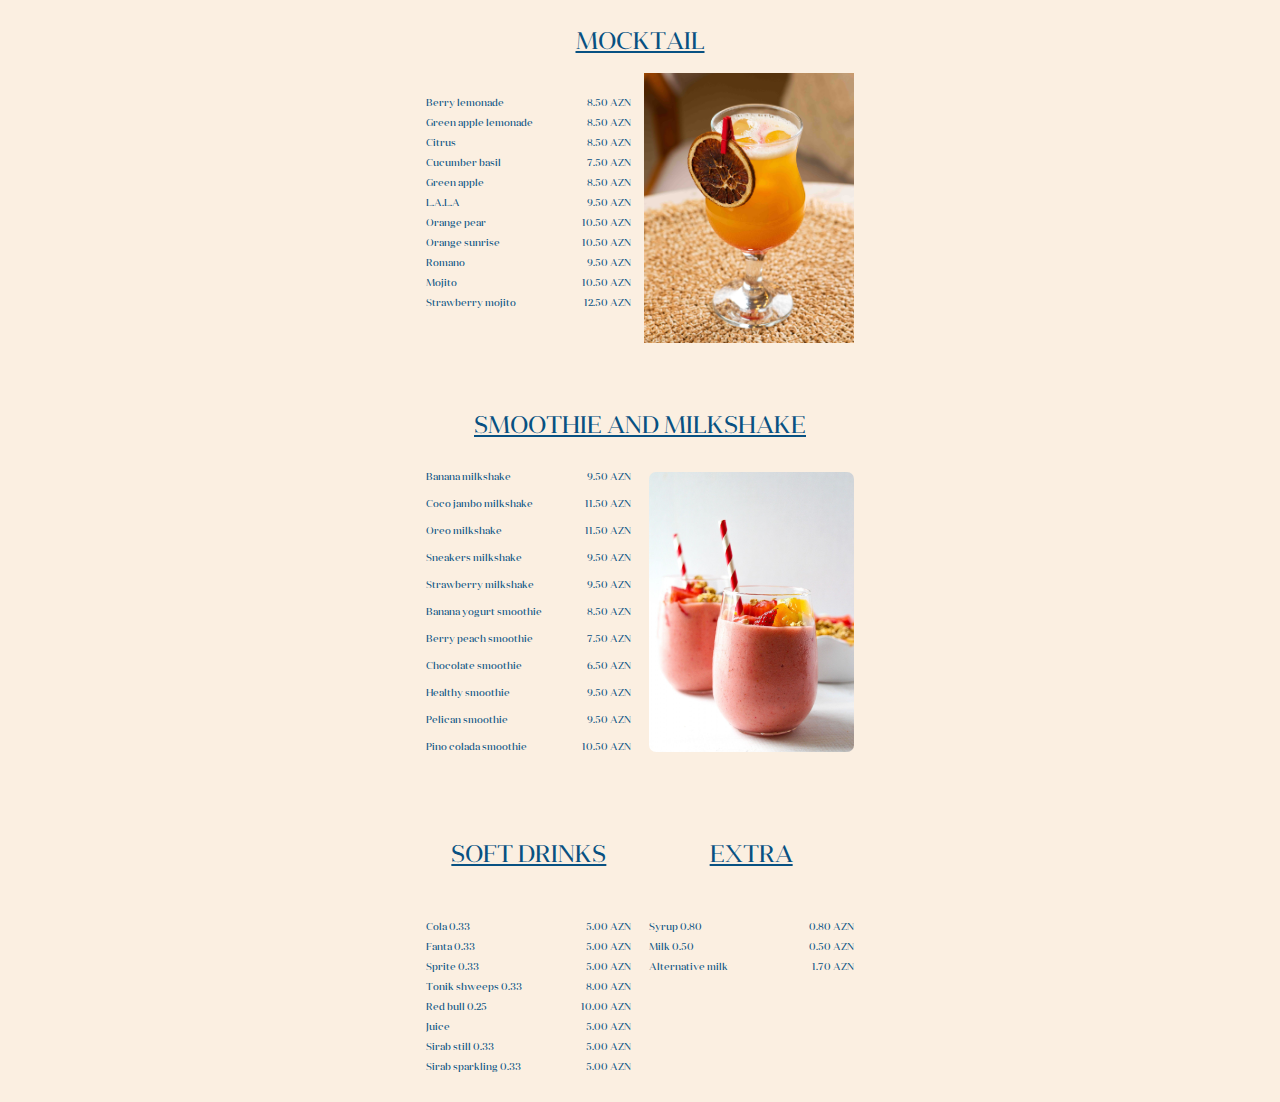
<file: en.html>
<!DOCTYPE html>
<html lang="en">

<head>
    <meta charset="UTF-8">
    <meta http-equiv="X-UA-Compatible" content="IE=edge">
    <meta name="viewport" content="width=device-width, initial-scale=1.0">
    <title>ministry of bakery</title>

    <script src="https://ajax.googleapis.com/ajax/libs/jquery/3.6.0/jquery.min.js"></script>
    <script src="https://ajax.googleapis.com/ajax/libs/jquery/3.6.0/jquery.min.js"></script>

    <link rel="stylesheet" href="https://cdnjs.cloudflare.com/ajax/libs/font-awesome/4.7.0/css/font-awesome.min.css" />

    <!----main styles------->
    <link rel="stylesheet" href="./style/style.css">

</head>

<body>
    <div class="main_wrapper">
        <!---header navigation---->
        <div class="header__navigation scrollto">
            <nav class="navbar">
                <div class="container">
                    <div class="navbar__wrap">

                        <a href="https://www.instagram.com/ministry_of_bakery_baku/?igshid=YmMyMTA2M2Y%3D" class="logo" id="logo">
                            <i class="fa fa-instagram" aria-hidden="true"></i>
                        </a>
                        <div class="menu" id="menu">
                            <div class="menu__language__block">
                                <div class="menu__language__element">
                                    <a href="./index.html">
                                        <img src="./style/az.svg" alt="">
                                    </a>
                                </div>
                                <div class="menu__language__element">
                                    <a href="./ru.html">
                                        <img src="./style/ru.svg" alt="">
                                    </a>
                                </div>
                                <div class="menu__language__element">
                                    <a href="./en.html">
                                        <img src="./style/en.svg" alt="">
                                    </a>
                                </div>
                            </div>
                            <div class="menu__language__links">
                                <a href="#element1">breakfast+</a>
                                <a href="#element2">Sandwich & nuggets</a>
                                <a href="#element3">Salad</a>
                                <a href="#element4">Main course</a>
                                <a href="#element5">drinks</a>

                            </div>
                        </div>

                        <div class="main__page__name">
                            <div class="main__page__name_name">
                                <a href="./en.html">
                                    <img src="./style/juju.png" alt="">
                                </a>
                            </div>
                            <div class="main__page__name_subname">
                                CAFE &#x2022; BAKERY &#x2022; CONDITIORY
                            </div>

                            <div class="main__page__name_arrowleft"></div>
                            <div class="main__page__name_arrowright"></div>
                        </div>


                        <div class="hamb">
                            <div class="hamb__field" id="hamb">
                                <span class="bar"></span> <span class="bar"></span>
                                <span class="bar"></span>
                            </div>
                        </div>
                    </div>
                </div>


            </nav>
            <div class="placeholder"></div>
            <div class="popup" id="popup"></div>
        </div>
        <div class="main__content">
            <!--главная картинка---->
            <div class="main__content__image">
                <img src="./style/main.png" alt="">
            </div>

            <!---блок с продукцией---->
            <div class="main__content__product_container">
                <!----breakfast+--->
                <section id="" class="product__name">
                    <p>breakfast+</p>
                    <div id="element1" class="element__yakor"></div>
                </section>
                <!----продукты категорий----->
                <div class="product__elements__wrapper">
                    <!----продукт основной Borsh----->
                    <div class="product__element">
                        <div class="product__element__image product__element__image_1">
                        </div>

                        <div class="product__element__name">
                            <p>Benedict with Avocado</p>
                        </div>
                        <div class="product__element__desc">
                            <p></p>
                        </div>
                        <div class="product__element__price">
                            <p>9.00 ₼</p>
                        </div>
                    </div>

                    <!----продукт основной Dushbere----->
                    <div class="product__element">
                        <div class="product__element__image product__element__image_2">

                        </div>

                        <div class="product__element__name">
                            <p>Benedict with Salmon</p>
                        </div>
                        <div class="product__element__desc">
                            <p> </p>
                        </div>
                        <div class="product__element__price">
                            <p>6.50 AZN</p>
                        </div>
                    </div>

                    <!----продукт основной REd lentil----->
                    <div class="product__element">
                        <div class="product__element__image product__element__image_3">

                        </div>

                        <div class="product__element__name">
                            <p>Red lentil
                            </p>
                        </div>
                        <div class="product__element__desc">
                            <p></p>
                        </div>
                        <div class="product__element__price">
                            <p>6.00 AZN</p>
                        </div>
                    </div>

                    <!----продукт основной Potato ginger soup----->
                    <div class="product__element">
                        <div class="product__element__image product__element__image_4">

                        </div>

                        <div class="product__element__name">
                            <p>Potato ginger soup </p>
                        </div>
                        <div class="product__element__desc">
                            <p></p>
                        </div>
                        <div class="product__element__price">
                            <p>7.00 AZN</p>
                        </div>
                    </div>

                </div>
                <!---Sandwich & nuggets--->
                <section id="" class="product__name">
                    <p>Sandwich & nuggets</p>
                    <div id="element2" class="element__yakor"></div>
                </section>
                <!----продукты категорий----->
                <div class="product__elements__wrapper">
                    <!----продукт основной Bruschetta tomato & basil----->
                    <div class="product__element">
                        <div class="product__element__image product__element__image_5">

                        </div>

                        <div class="product__element__name">
                            <p>Bruschetta tomato & basil</p>
                        </div>
                        <div class="product__element__desc">
                            <p></p>
                        </div>
                        <div class="product__element__price">
                            <p>11.00 AZN</p>
                        </div>
                    </div>

                    <!----продукт основной Bruschetta mozzarella buffalo----->
                    <div class="product__element">
                        <div class="product__element__image product__element__image_6">

                        </div>

                        <div class="product__element__name">
                            <p>Bruschetta mozzarella buffalo</p>
                        </div>
                        <div class="product__element__desc">
                            <p></p>
                        </div>
                        <div class="product__element__price">
                            <p>14.00 AZN</p>
                        </div>
                    </div>

                    <!----продукт основной Bruschetta salmon----->
                    <div class="product__element">
                        <div class="product__element__image product__element__image_7">

                        </div>

                        <div class="product__element__name">
                            <p>Bruschetta salmon</p>
                        </div>
                        <div class="product__element__desc">
                            <p></p>
                        </div>
                        <div class="product__element__price">
                            <p>13.00 AZN</p>
                        </div>
                    </div>

                    <!----продукт основной Bruschetta avocado----->
                    <div class="product__element">
                        <div class="product__element__image product__element__image_8">

                        </div>

                        <div class="product__element__name">
                            <p>Bruschetta avocado
                            </p>
                        </div>
                        <div class="product__element__desc">
                            <p></p>
                        </div>
                        <div class="product__element__price">
                            <p>16.00 AZN</p>
                        </div>
                    </div>
                    <!--!--продукт основной Croissant----->
                    <div class="product__element">
                        <div class="product__element__image product__element__image_9">

                        </div>

                        <div class="product__element__name">
                            <p>Croissant
                            </p>
                        </div>
                        <div class="product__element__desc">
                            <p>with smoked salmon & cornishon</p>
                        </div>
                        <div class="product__element__price">
                            <p>18.00 AZN</p>
                        </div>
                    </div>
                    <!----продукт основной Ham & cheese sandwich crispy----->
                    <div class="product__element">
                        <div class="product__element__image product__element__image_10">

                        </div>

                        <div class="product__element__name">
                            <p>Ham & cheese sandwich crispy
                            </p>
                        </div>
                        <div class="product__element__desc">
                            <p>
                                with black bread & homemade mustard
                            </p>
                        </div>
                        <div class="product__element__price">
                            <p>11.00 AZN</p>
                        </div>
                    </div>
                    <!----продукт основной   Beef sandwich----->
                    <div class="product__element">
                        <div class="product__element__image product__element__image_11">

                        </div>

                        <div class="product__element__name">
                            <p>Beef sandwich
                            </p>
                        </div>
                        <div class="product__element__desc">
                            <p>
                                with BBQ, cheese & potato paprika chips
                            </p>
                        </div>
                        <div class="product__element__price">
                            <p>15.00 AZN</p>
                        </div>
                    </div>
                    <!----продукт основной Chicken nuggets & french fries----->
                    <div class="product__element">
                        <div class="product__element__image product__element__image_12">

                        </div>

                        <div class="product__element__name">
                            <p>Chicken nuggets & french fries
                            </p>
                        </div>
                        <div class="product__element__desc">
                            <p>with black bread & homemade mustard</p>
                        </div>
                        <div class="product__element__price">
                            <p>12.00 AZN</p>
                        </div>






                    </div>
                    <!----продукт основной   Cheese donuts----->
                    <div class="product__element">
                        <div class="product__element__image product__element__image_13">

                        </div>

                        <div class="product__element__name">
                            <p>Cheese donuts
                            </p>
                        </div>
                        <div class="product__element__desc">
                            <p>with buttered sauce</p>
                        </div>
                        <div class="product__element__price">
                            <p>13.00 AZN</p>
                        </div>



                    </div>
                </div>

                <!-----Salad-->
                <section id="" class="product__name">
                    <p>Salad</p>
                    <div id="element3" class="element__yakor"></div>
                </section>
                <!----продукты категорий----->
                <div class="product__elements__wrapper">
                    <!----продукт основной Georgian choban----->
                    <div class="product__element">
                        <div class="product__element__image product__element__image_14">

                        </div>

                        <div class="product__element__name">
                            <p>Georgian choban </p>
                        </div>
                        <div class="product__element__desc">
                            <p>with white onion & wallnuts
                            </p>
                        </div>
                        <div class="product__element__price">
                            <p>9.00 AZN</p>
                        </div>
                    </div>

                    <!----продукт основной Caesar salad Beef----->
                    <div class="product__element">
                        <div class="product__element__image product__element__image_15">

                        </div>

                        <div class="product__element__name">
                            <p>Caesar salad </p>
                        </div>
                        <div class="product__element__desc">
                            <p>Beef tenderloin</p>
                        </div>
                        <div class="product__element__price">
                            <p>16.00 AZN</p>
                        </div>
                    </div>

                    <!----продукт основной Caesar salad Chicken 16----->
                    <div class="product__element">
                        <div class="product__element__image product__element__image_16">

                        </div>

                        <div class="product__element__name">
                            <p>Caesar salad</p>
                        </div>
                        <div class="product__element__desc">
                            <p>Chicken</p>
                        </div>
                        <div class="product__element__price">
                            <p>13.00 AZN</p>
                        </div>
                    </div>

                    <!----продукт основной Caesar salad Salmon 17----->
                    <div class="product__element">
                        <div class="product__element__image product__element__image_17">

                        </div>

                        <div class="product__element__name">
                            <p>Caesar salad</p>
                        </div>
                        <div class="product__element__desc">
                            <p>Salmon</p>
                        </div>
                        <div class="product__element__price">
                            <p>18.00 AZN</p>
                        </div>
                    </div>
                    <!----продукт основной Caesar salad Tiger 18----->
                    <div class="product__element">
                        <div class="product__element__image product__element__image_18">

                        </div>

                        <div class="product__element__name">
                            <p>Caesar salad</p>
                        </div>
                        <div class="product__element__desc">
                            <p>Tiger prawns</p>
                        </div>
                        <div class="product__element__price">
                            <p>17.00 AZN</p>
                        </div>
                    </div>
                    <!----продукт основной Caesar salad Tuna 19----->
                    <div class="product__element">
                        <div class="product__element__image product__element__image_19">

                        </div>

                        <div class="product__element__name">
                            <p>Caesar salad</p>
                        </div>
                        <div class="product__element__desc">
                            <p>Tuna</p>
                        </div>
                        <div class="product__element__price">
                            <p>15.00 AZN</p>
                        </div>
                    </div>
                    <!----продукт основной Poki with fresh vegetables 20----->
                    <div class="product__element">
                        <div class="product__element__image product__element__image_20">

                        </div>

                        <div class="product__element__name">
                            <p>Poki with fresh vegetables </p>
                        </div>
                        <div class="product__element__desc">
                            <p></p>
                        </div>
                        <div class="product__element__price">
                            <p>16.00 AZN</p>
                        </div>
                    </div>
                    <!----продукт основной Crispy aubergine 21----->
                    <div class="product__element">
                        <div class="product__element__image product__element__image_21">

                        </div>

                        <div class="product__element__name">
                            <p>Crispy aubergine </p>
                        </div>
                        <div class="product__element__desc">
                            <p>with cherry tomatoes </p>
                        </div>
                        <div class="product__element__price">
                            <p>11.00 AZN</p>
                        </div>
                    </div>


                </div>
                <!----Main course---->
                <section id="" class="product__name">
                    <p>Main course</p>
                    <div id="element4" class="element__yakor"></div>
                </section>
                <!----продукты категорий----->
                <div class="product__elements__wrapper">
                    <!----продукт основной BBQ chicken leg 22----->
                    <div class="product__element">
                        <div class="product__element__image product__element__image_22">

                        </div>

                        <div class="product__element__name">
                            <p>BBQ chicken leg </p>
                        </div>
                        <div class="product__element__desc">
                            <p>with potato crockets
                            </p>
                        </div>
                        <div class="product__element__price">
                            <p>10.00 AZN</p>
                        </div>
                    </div>

                    <!----продукт основной- Beef nar govurma 23---->
                    <div class="product__element">
                        <div class="product__element__image product__element__image_23">

                        </div>

                        <div class="product__element__name">
                            <p>Beef nar govurma</p>
                        </div>
                        <div class="product__element__desc">
                            <p></p>
                        </div>
                        <div class="product__element__price">
                            <p>16.00 AZN</p>
                        </div>
                    </div>

                    <!----продукт основной Chicken nar govurma 24----->
                    <div class="product__element">
                        <div class="product__element__image product__element__image_24">

                        </div>

                        <div class="product__element__name">
                            <p>Chicken nar govurma</p>
                        </div>
                        <div class="product__element__desc">
                            <p></p>
                        </div>
                        <div class="product__element__price">
                            <p>14.00 AZN</p>
                        </div>
                    </div>

                    <!----продукт основной Seabass with mashed potato 25----->
                    <div class="product__element">
                        <div class="product__element__image product__element__image_25">

                        </div>

                        <div class="product__element__name">
                            <p>Seabass with mashed potato</p>
                        </div>
                        <div class="product__element__desc">
                            <p></p>
                        </div>
                        <div class="product__element__price">
                            <p>15.00 AZN</p>
                        </div>
                    </div>


                    <!----продукт основной Thai chicken with noodles 26----->
                    <div class="product__element">
                        <div class="product__element__image product__element__image_26">

                        </div>

                        <div class="product__element__name">
                            <p>Noodles</p>
                        </div>
                        <div class="product__element__desc">
                            <p>with Thai chicken and vegetables</p>
                        </div>
                        <div class="product__element__price">
                            <p>14.00 AZN</p>
                        </div>
                    </div>


                    <!----продукт основной- Thai vegetables with chicken 27---->
                    <div class="product__element">
                        <div class="product__element__image product__element__image_27">

                        </div>

                        <div class="product__element__name">
                            <p>Penne Aribyata
                            </p>
                        </div>
                        <div class="product__element__desc">
                            <p></p>
                        </div>
                        <div class="product__element__price">
                            <p>12.00 AZN</p>
                        </div>
                    </div>



                </div>
                <!----Drinks---->
                <section id="" class="product__name">
                    <p>Drinks</p>
                    <div id="element5" class="element__yakor"></div>
                </section>
                <!----Coffee---->
                <section id="" class="product__name">
                    <p>Coffee</p>
                    <div id="" class="element__yakor"></div>
                </section>
                <!----продукты категорий 2----->
                <div class="product__elements__wrapper">
                    <div class="product__element__coffee product__element__coffee_img product__element__coffee_img3">

                    </div>

                    <div class="product__element__coffee">
                        <div class="product__element__coffee__desc">
                            <p>Espresso</p>

                            <p>3.00 AZN</p>
                        </div>
                        <div class="product__element__coffee__desc">
                            <p> Double Espresso </p>

                            <p>3.50 AZN</p>
                        </div>
                        <div class="product__element__coffee__desc">
                            <p>Espresso tonik </p>

                            <p> 6.50 AZN</p>
                        </div>
                        <div class="product__element__coffee__desc">
                            <p> Americano</p>

                            <p>4.50 AZN</p>
                        </div>
                        <div class="product__element__coffee__desc">
                            <p>Latte</p>

                            <p>5.50 AZN</p>
                        </div>
                        <div class="product__element__coffee__desc">
                            <p> Almond latte </p>

                            <p>6.50 AZN</p>
                        </div>
                        <div class="product__element__coffee__desc">
                            <p>Cock late </p>

                            <p> 6.50 AZN</p>
                        </div>
                        <div class="product__element__coffee__desc">
                            <p>Flat white </p>

                            <p> 6.50 AZN</p>
                        </div>
                        <div class="product__element__coffee__desc">
                            <p> Almond flat white </p>

                            <p> 6.80 AZN</p>
                        </div>
                    </div>

                    <div class="product__element__coffee">
                        <div class="product__element__coffee__desc">
                            <p>Cappuccino </p>

                            <p>5.50 AZN</p>
                        </div>
                        <div class="product__element__coffee__desc">
                            <p>Cappuccino Freddo </p>

                            <p>6.50 AZN</p>
                        </div>
                        <div class="product__element__coffee__desc">
                            <p>Almond cappuccino </p>

                            <p> 6.50 AZN</p>
                        </div>
                        <div class="product__element__coffee__desc">
                            <p> Coco cappuccino </p>

                            <p>6.90 AZN</p>
                        </div>
                        <div class="product__element__coffee__desc">
                            <p>Hot chocolate </p>

                            <p>6.50 AZN</p>
                        </div>
                        <div class="product__element__coffee__desc">
                            <p>Macchiato </p>

                            <p> 4.50 AZN</p>
                        </div>
                        <div class="product__element__coffee__desc">
                            <p>Double macchiato </p>

                            <p> 5.50 AZN</p>
                        </div>
                        <div class="product__element__coffee__desc">
                            <p>Bicerin </p>

                            <p> 9.50 AZN</p>
                        </div>
                        <div class="product__element__coffee__desc">
                            <p> Affogato </p>

                            <p> 5.50 AZN</p>
                        </div>
                    </div>
                    <div class="product__element__coffee">
                        <div class="product__element__coffee__desc">
                            <p> Frappe </p>

                            <p>6.50 AZN</p>
                        </div>
                        <div class="product__element__coffee__desc">
                            <p>Honey raf </p>

                            <p>7.50 AZN</p>
                        </div>
                        <div class="product__element__coffee__desc">
                            <p>
                                Banana raf </p>

                            <p>8.50 AZN</p>
                        </div>
                        <div class="product__element__coffee__desc">
                            <p>Orange sunrise raf </p>

                            <p>7.50 AZN</p>
                        </div>
                        <div class="product__element__coffee__desc">
                            <p>Mocha </p>

                            <p>7.50 AZN</p>
                        </div>
                        <div class="product__element__coffee__desc">
                            <p>Vienna Coffee </p>

                            <p>5.50 AZN</p>
                        </div>
                        <div class="product__element__coffee__desc">
                            <p>Irish Coffee</p>

                            <p>10.00 AZN </p>
                        </div>
                        <div class="product__element__coffee__desc">
                            <p>Ice americano </p>

                            <p>5.50 AZN </p>
                        </div>
                        <div class="product__element__coffee__desc">
                            <p>
                                Ice raf </p>

                            <p>6.50 AZN</p>
                        </div>
                        <div class="product__element__coffee__desc">
                            <p>Ice latte </p>

                            <p>7.50 AZN</p>
                        </div>
                    </div>
                </div>

                <!------Tee-------->
                <section id="" class="product__name">
                    <p>Tea</p>
                    <div id="" class="element__yakor"></div>
                </section>
                <!----продукты категорий 2----->
                <div class="product__elements__wrapper">
                    <div class="product__element__coffee product__element__coffee_img product__element__coffee_img4">

                    </div>

                    <div class="product__element__coffee">
                        <div class="product__element__coffee__desc">
                            <p>Black tea</p>

                            <p>9.50 AZN</p>
                        </div>
                        <div class="product__element__coffee__desc">
                            <p>Green tea</p>

                            <p>10.50 AZN</p>
                        </div>
                        <div class="product__element__coffee__desc">
                            <p>Jasmin tea</p>

                            <p>10.50 AZN</p>
                        </div>
                        <div class="product__element__coffee__desc">
                            <p>Camomile tea</p>

                            <p>9.50 AZN</p>
                        </div>
                        <div class="product__element__coffee__desc">
                            <p>Swich camomile tea</p>

                            <p>12.50 AZN</p>
                        </div>
                        <div class="product__element__coffee__desc">
                            <p>Local tea</p>

                            <p>9.50 AZN</p>
                        </div>
                        <div class="product__element__coffee__desc">
                            <p>Maroccan tea</p>

                            <p>12.50 AZN</p>
                        </div>
                        <div class="product__element__coffee__desc">
                            <p>Red flower tea</p>

                            <p>11.50 AZN</p>
                        </div>
                        <div class="product__element__coffee__desc">
                            <p>Cup of tea</p>

                            <p>5.00 AZN</p>
                        </div>
                    </div>
                </div>


                <!----Hot drinks Ice drinks---->
                <section id="" class="product__name">
                    <div id="" class="element__yakor"></div>
                </section>
                <!----продукты категорий 2----->
                <div class="product__elements__wrapper">
                    <div class="product__elelement__drinks">
                        <div class="product__elelement__drinks__name">
                            Hot drinks
                        </div>

                        <div class="product__elelement__drinks__desc">
                            <p> Berry tea </p>

                            <p>9.50 AZN</p>
                        </div>
                        <div class="product__elelement__drinks__desc">
                            <p>Fruit tea</p>

                            <p>11.50 AZN</p>
                        </div>
                        <div class="product__elelement__drinks__desc">
                            <p>Maracuya tea</p>

                            <p>12.50 AZN</p>
                        </div>
                        <div class="product__elelement__drinks__desc">
                            <p>Orange tea </p>

                            <p>12.50 AZN</p>
                        </div>
                        <div class="product__elelement__drinks__desc">
                            <p>Rasberry tea </p>

                            <p>12.50 AZN</p>
                        </div>
                    </div>
                    <div class="product__elelement__drinks">
                        <div class="product__elelement__drinks__name">
                            Ice drinks
                        </div>
                        <div class="product__elelement__drinks__desc">
                            <p> Homemade lemonade </p>
                            <p>8.50 AZN</p>
                        </div>
                        <div class="product__elelement__drinks__desc">
                            <p>Ice tea</p>
                            <p>8.50 AZN</p>
                        </div>
                        <div class="product__elelement__drinks__desc">
                            <p>Fresh</p>
                            <p>9.00 AZN</p>
                        </div>
                    </div>

                </div>

                <!----Mocktail---->
                <section id="" class="product__name">
                    <p>Mocktail</p>
                    <div id="" class="element__yakor"></div>
                </section>
                <!----продукты категорий 2----->
                <div class="product__elements__wrapper">
                    <div class="product__element__coffee product__element__coffee2">
                        <div class="product__elelement__drinks__desc">
                            <p>Berry lemonade </p>

                            <p>8.50 AZN</p>
                        </div>
                        <div class="product__elelement__drinks__desc">
                            <p>Green apple lemonade </p>

                            <p>8.50 AZN</p>
                        </div>
                        <div class="product__elelement__drinks__desc">
                            <p>Citrus </p>

                            <p>8.50 AZN</p>
                        </div>
                        <div class="product__elelement__drinks__desc">
                            <p>Cucumber basil </p>

                            <p>7.50 AZN</p>
                        </div>
                        <div class="product__elelement__drinks__desc">
                            <p>Green apple</p>

                            <p>8.50 AZN</p>
                        </div>
                        <div class="product__elelement__drinks__desc">
                            <p> L.A.L.A </p>

                            <p> 9.50 AZN</p>
                        </div>
                        <div class="product__elelement__drinks__desc">
                            <p>Orange pear</p>

                            <p>10.50 AZN</p>
                        </div>
                        <div class="product__elelement__drinks__desc">
                            <p> Orange sunrise</p>

                            <p> 10.50 AZN</p>
                        </div>
                        <div class="product__elelement__drinks__desc">
                            <p>Romano</p>

                            <p>9.50 AZN</p>
                        </div>
                        <div class="product__elelement__drinks__desc">
                            <p> Mojito</p>

                            <p> 10.50 AZN</p>
                        </div>
                        <div class="product__elelement__drinks__desc">
                            <p> Strawberry mojito </p>

                            <p>12.50 AZN</p>
                        </div>
                    </div>
                    <div  class="product__element__moktail moktail">

                    </div>

                </div>
                <!----Smoothie and milkshake---->
                <section id="" class="product__name">
                    <p>Smoothie and milkshake</p>
                    <div id="" class="element__yakor"></div>
                </section>


                <!----продукты категорий 2----->
                <div class="product__elements__wrapper">
                    <div class=" product__element__coffee product__element__coffee3 ">
                        <div class="product__element__coffee__desc">
                            <p>Banana milkshake </p>

                            <p>9.50 AZN</p>
                        </div>
                        <div class="product__element__coffee__desc">
                            <p>Coco jambo milkshake </p>

                            <p>11.50 AZN</p>
                        </div>
                        <div class="product__element__coffee__desc">
                            <p>Oreo milkshake </p>

                            <p>11.50 AZN</p>
                        </div>
                        <div class="product__element__coffee__desc">
                            <p>Sneakers milkshake</p>

                            <p>9.50 AZN</p>
                        </div>
                        <div class="product__element__coffee__desc">
                            <p>Strawberry milkshake</p>

                            <p>9.50 AZN</p>
                        </div>
                        <div class="product__element__coffee__desc">
                            <p>Banana yogurt smoothie </p>

                            <p>8.50 AZN</p>
                        </div>
                        <div class="product__element__coffee__desc">
                            <p>Berry peach smoothie</p>

                            <p>7.50 AZN</p>
                        </div>
                        <div class="product__element__coffee__desc">
                            <p>Chocolate smoothie</p>

                            <p>6.50 AZN</p>
                        </div>
                        <div class="product__element__coffee__desc">
                            <p>Healthy smoothie </p>

                            <p>9.50 AZN</p>
                        </div>
                        <div class="product__element__coffee__desc">
                            <p>Pelican smoothie </p>

                            <p>9.50 AZN</p>
                        </div>
                        <div class="product__element__coffee__desc">
                            <p>Pino colada smoothie </p>

                            <p>10.50 AZN</p>
                        </div>
                    </div>
                    <div class="product__element__coffee product__element__coffee_img product__element__coffee_img4 product__element__coffee_img5">

                    </div>
                </div>


                <!----Soft drinks / Extra---->
                <section id="" class="product__name">
                    <div id="" class="element__yakor"></div>
                </section>
                <!----продукты категорий 2----->
                <div class="product__elements__wrapper">

                    <div class="product__elements__additional">
                        <div class="product__elements__additional__name">
                            Soft drinks
                        </div>

                        <div class="product__elements__additional__desc">
                            <p> Cola 0.33 </p>

                            <p>5.00 AZN</p>
                        </div>
                        <div class="product__elements__additional__desc">
                            <p>Fanta 0.33 </p>

                            <p> 5.00 AZN</p>
                        </div>
                        <div class="product__elements__additional__desc">
                            <p>Sprite 0.33 </p>

                            <p>5.00 AZN</p>
                        </div>
                        <div class="product__elements__additional__desc">
                            <p>Tonik shweeps 0.33 </p>

                            <p> 8.00 AZN</p>
                        </div>
                        <div class="product__elements__additional__desc">
                            <p>Red bull 0.25 </p>

                            <p> 10.00 AZN</p>
                        </div>
                        <div class="product__elements__additional__desc">
                            <p>Juice </p>

                            <p> 5.00 AZN</p>
                        </div>
                        <div class="product__elements__additional__desc">
                            <p>Sirab still 0.33 </p>

                            <p> 5.00 AZN</p>
                        </div>
                        <div class="product__elements__additional__desc">
                            <p>Sirab sparkling 0.33 </p>

                            <p> 5.00 AZN</p>
                        </div>
                    </div>


                    <div class="product__elements__additional">
                        <div class="product__elements__additional__name">
                            Extra
                        </div>
                        <div class="product__elements__additional__desc">
                            <p>Syrup 0.80</p>

                            <p>0.80 AZN</p>
                        </div>
                        <div class="product__elements__additional__desc">
                            <p>Milk 0.50</p>

                            <p>0.50 AZN</p>
                        </div>
                        <div class="product__elements__additional__desc">
                            <p>Alternative milk</p>


                            <p>1.70 AZN</p>
                        </div>




                    </div>

                </div>

                <script src="./js/script.js"></script>
</body>

</html>
</file>
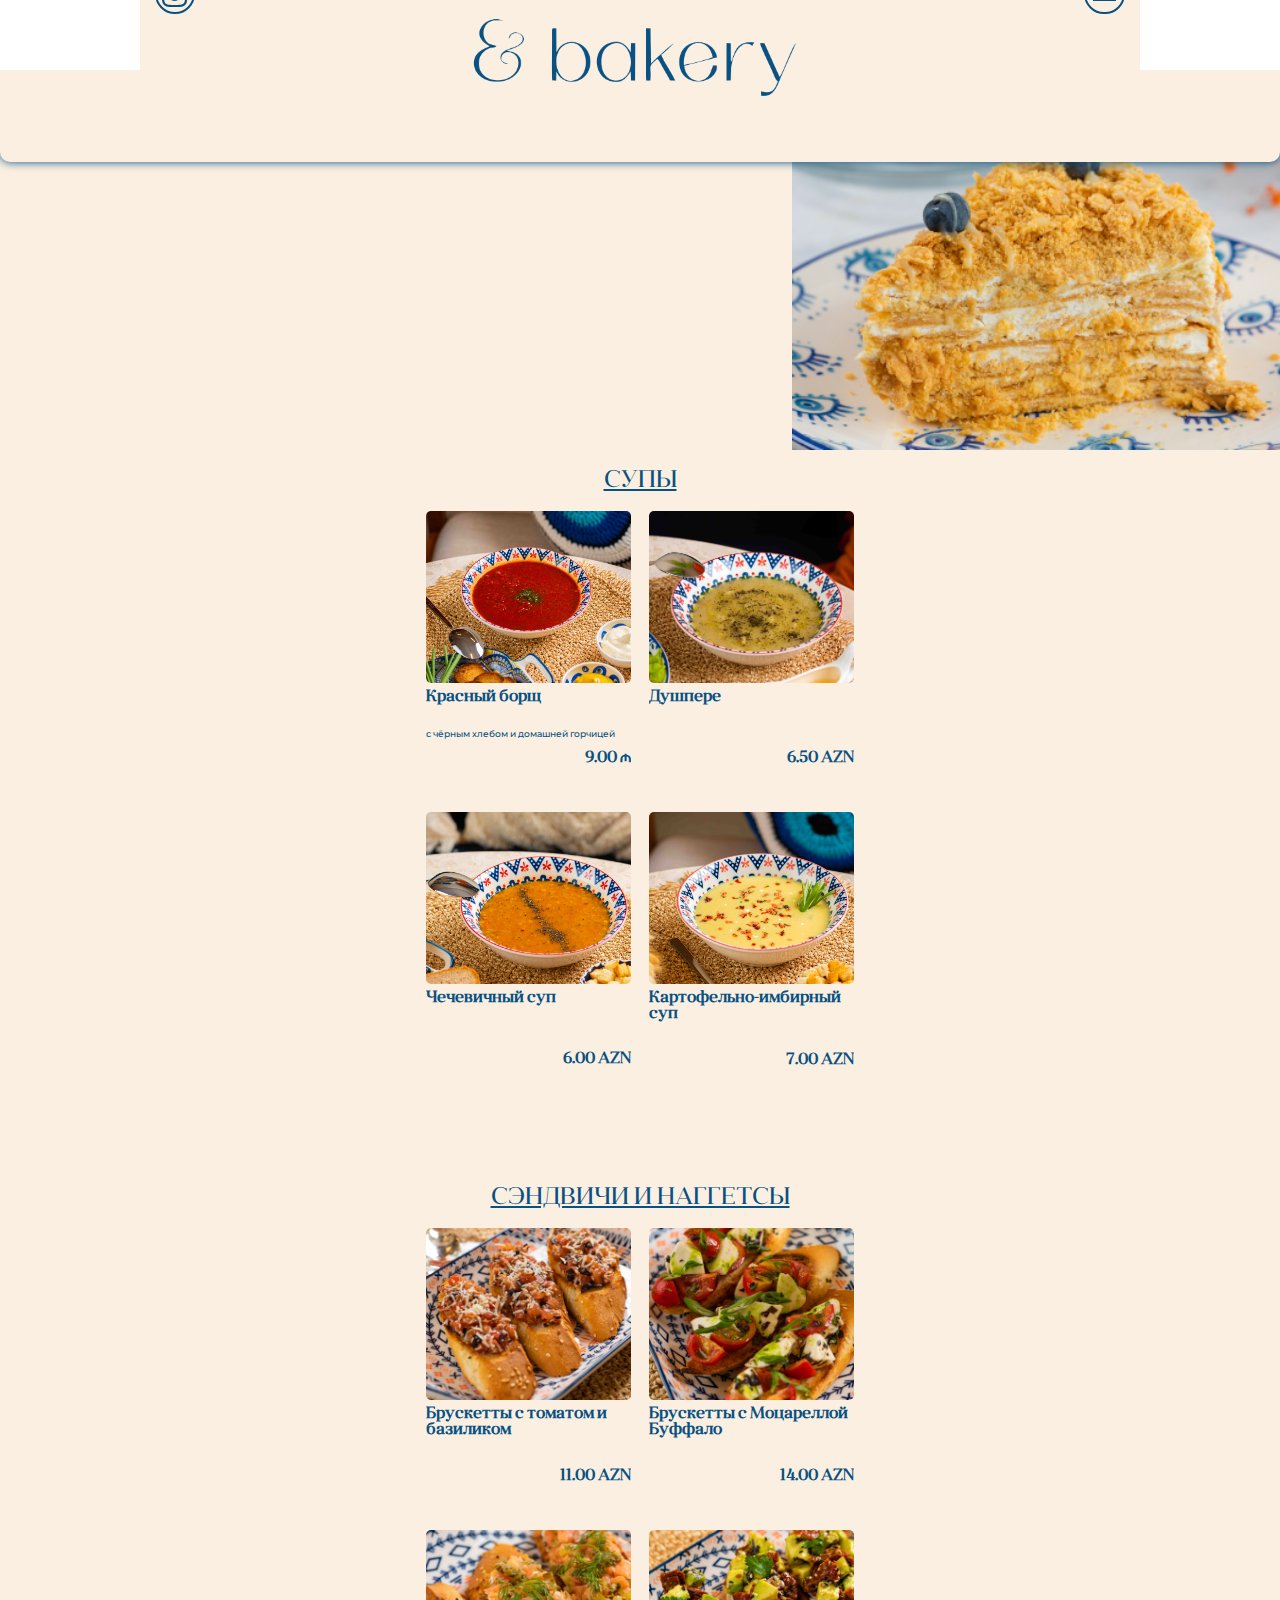
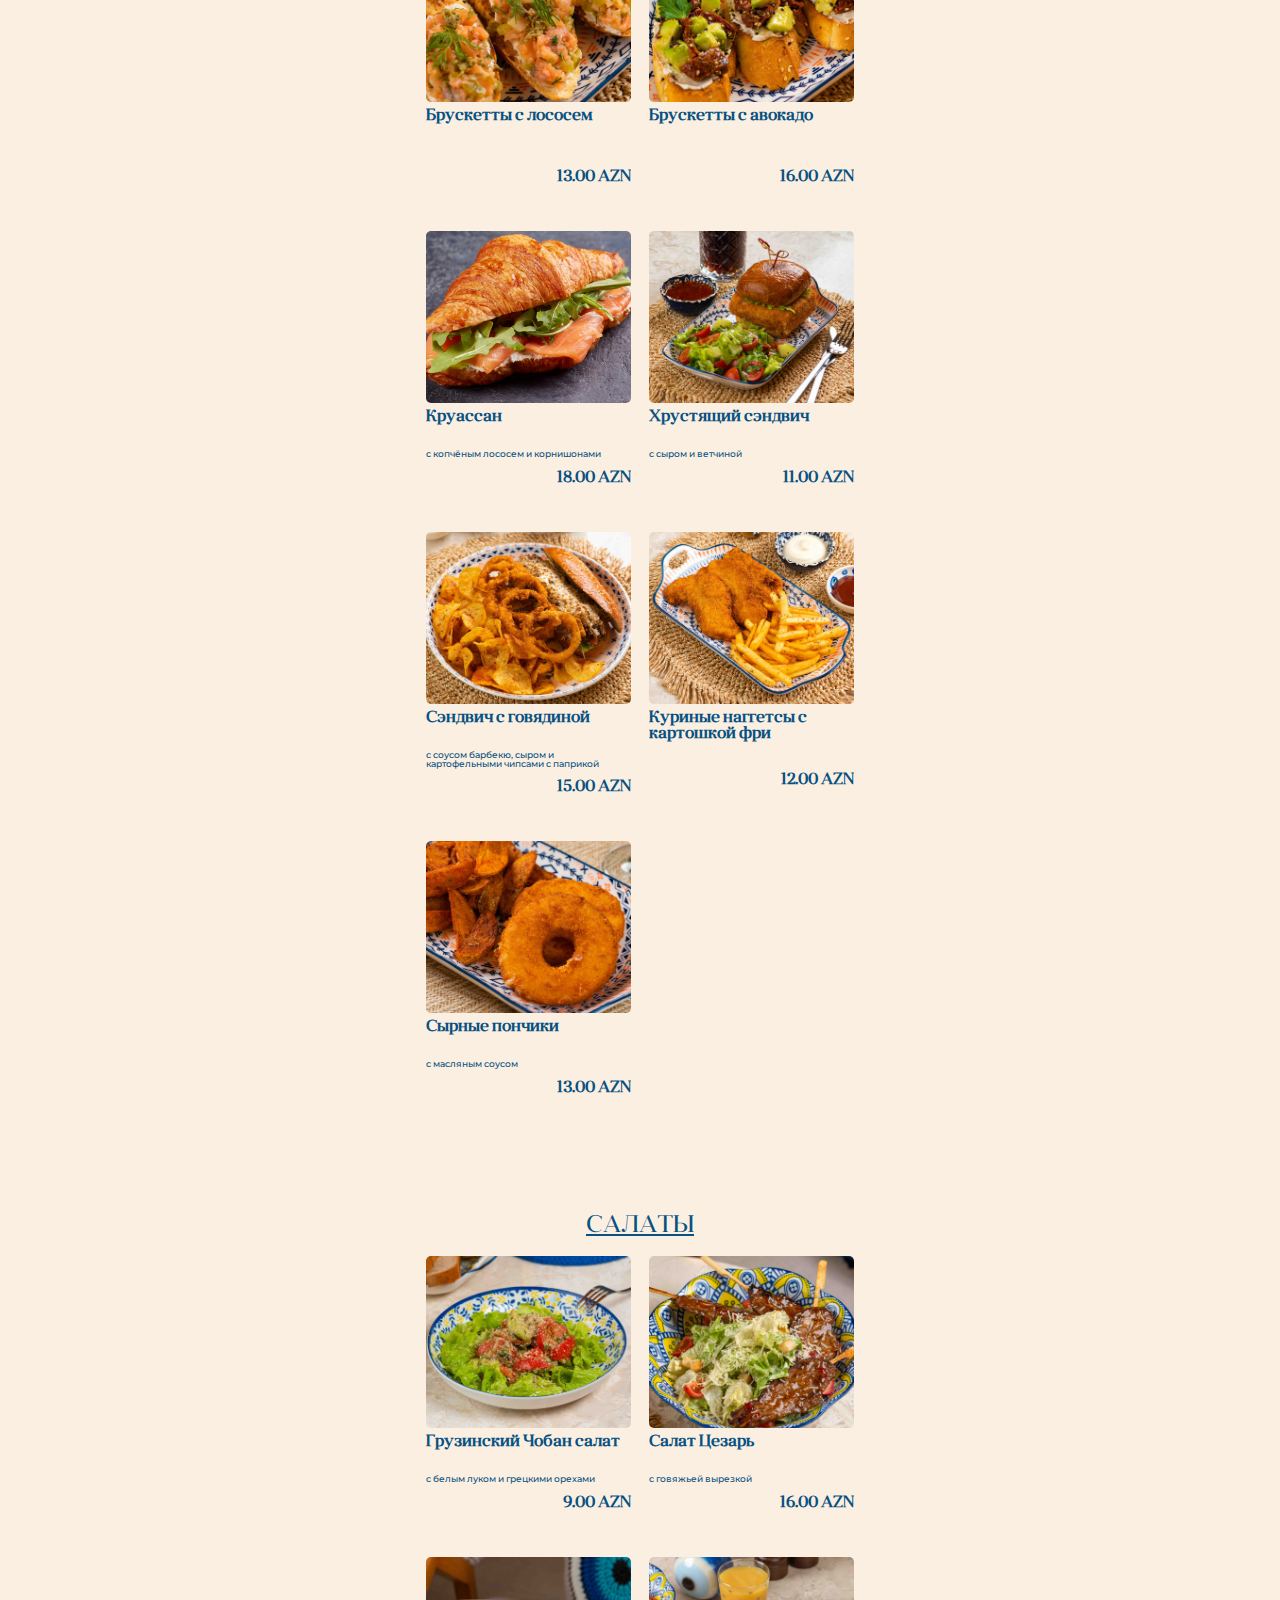
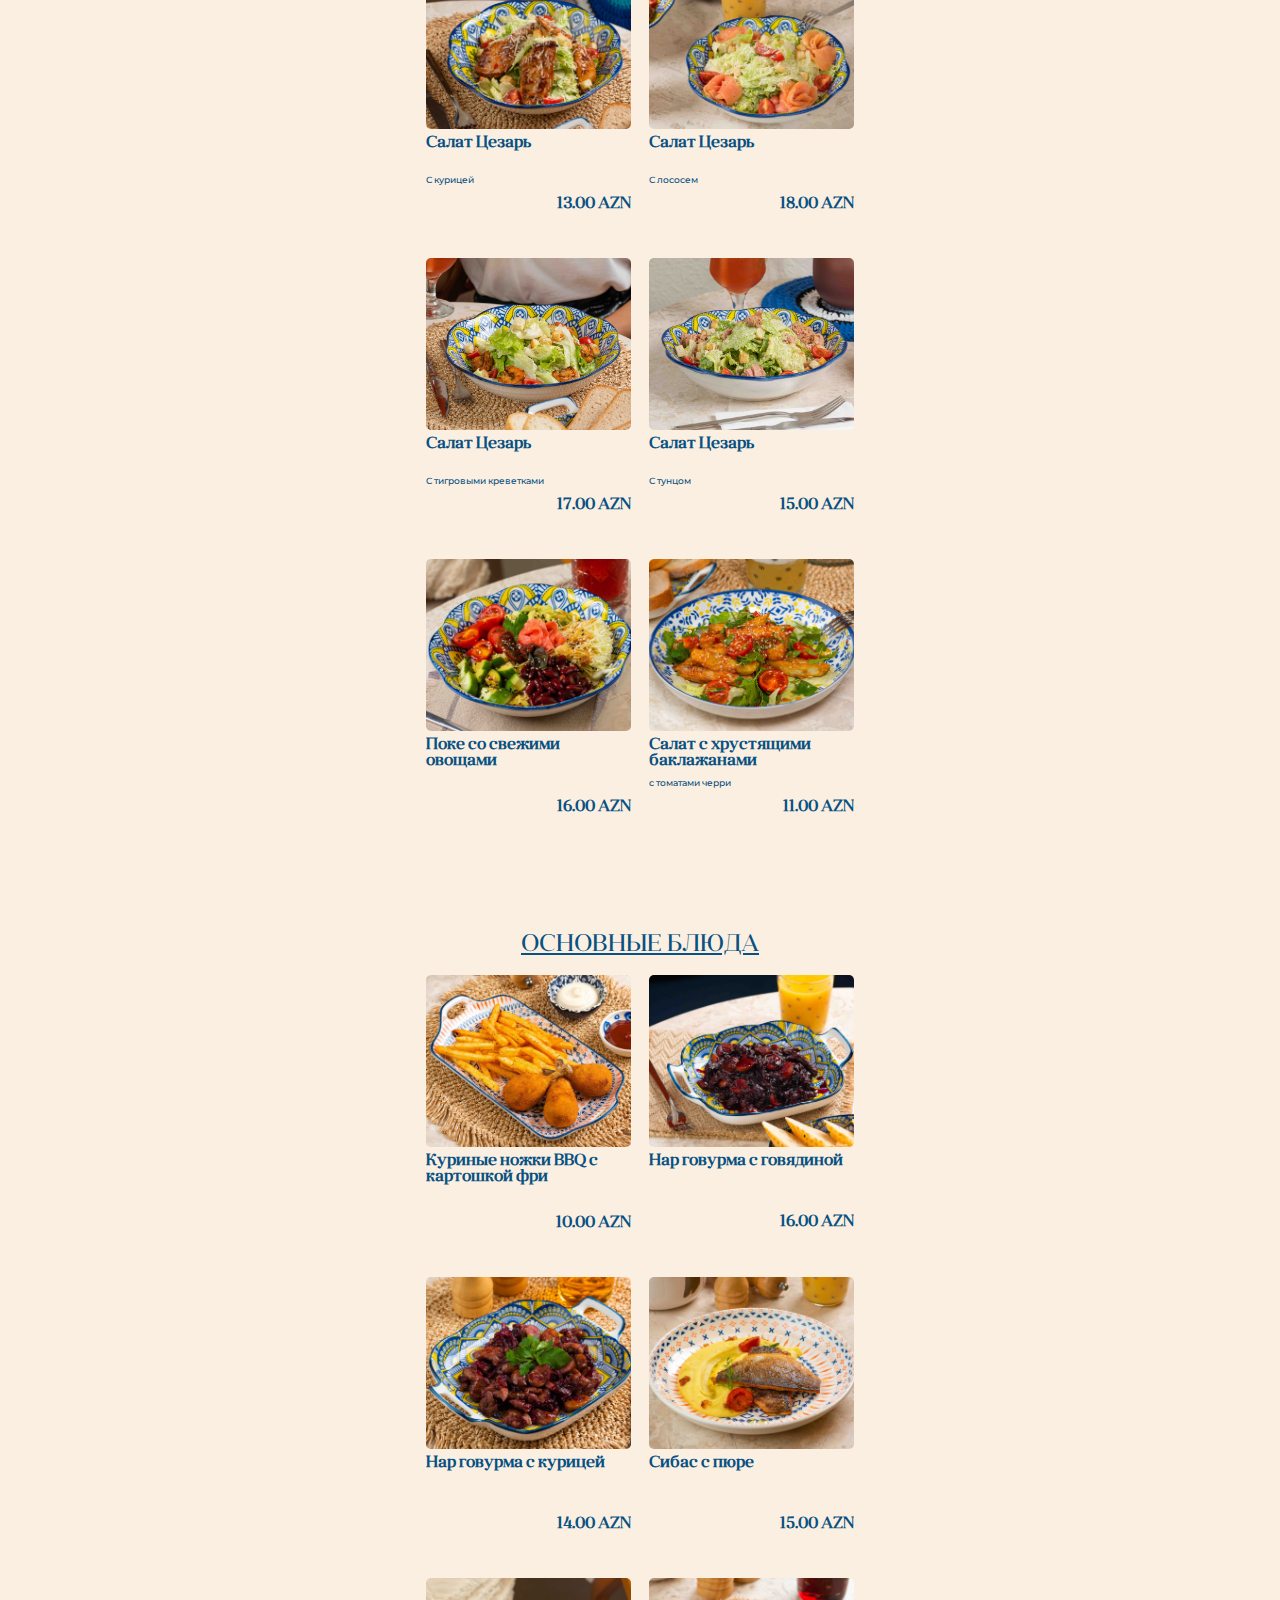
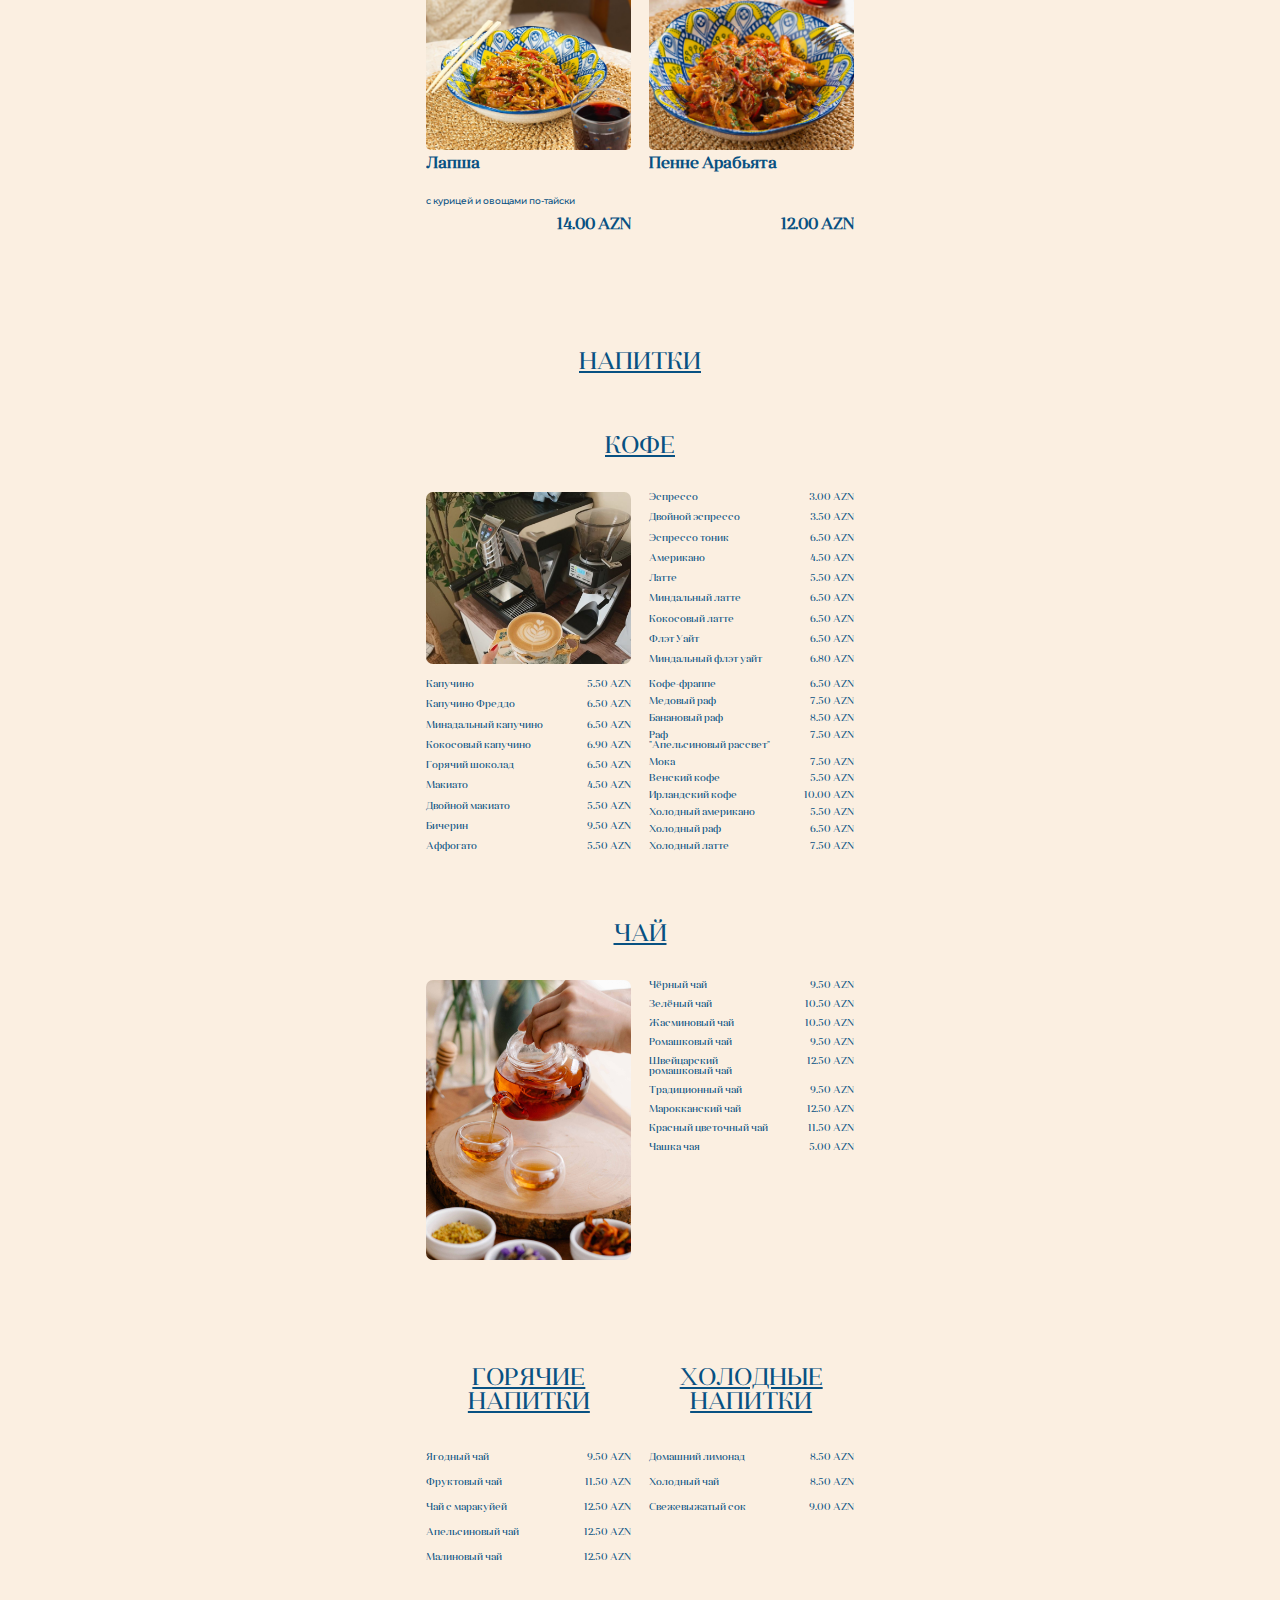
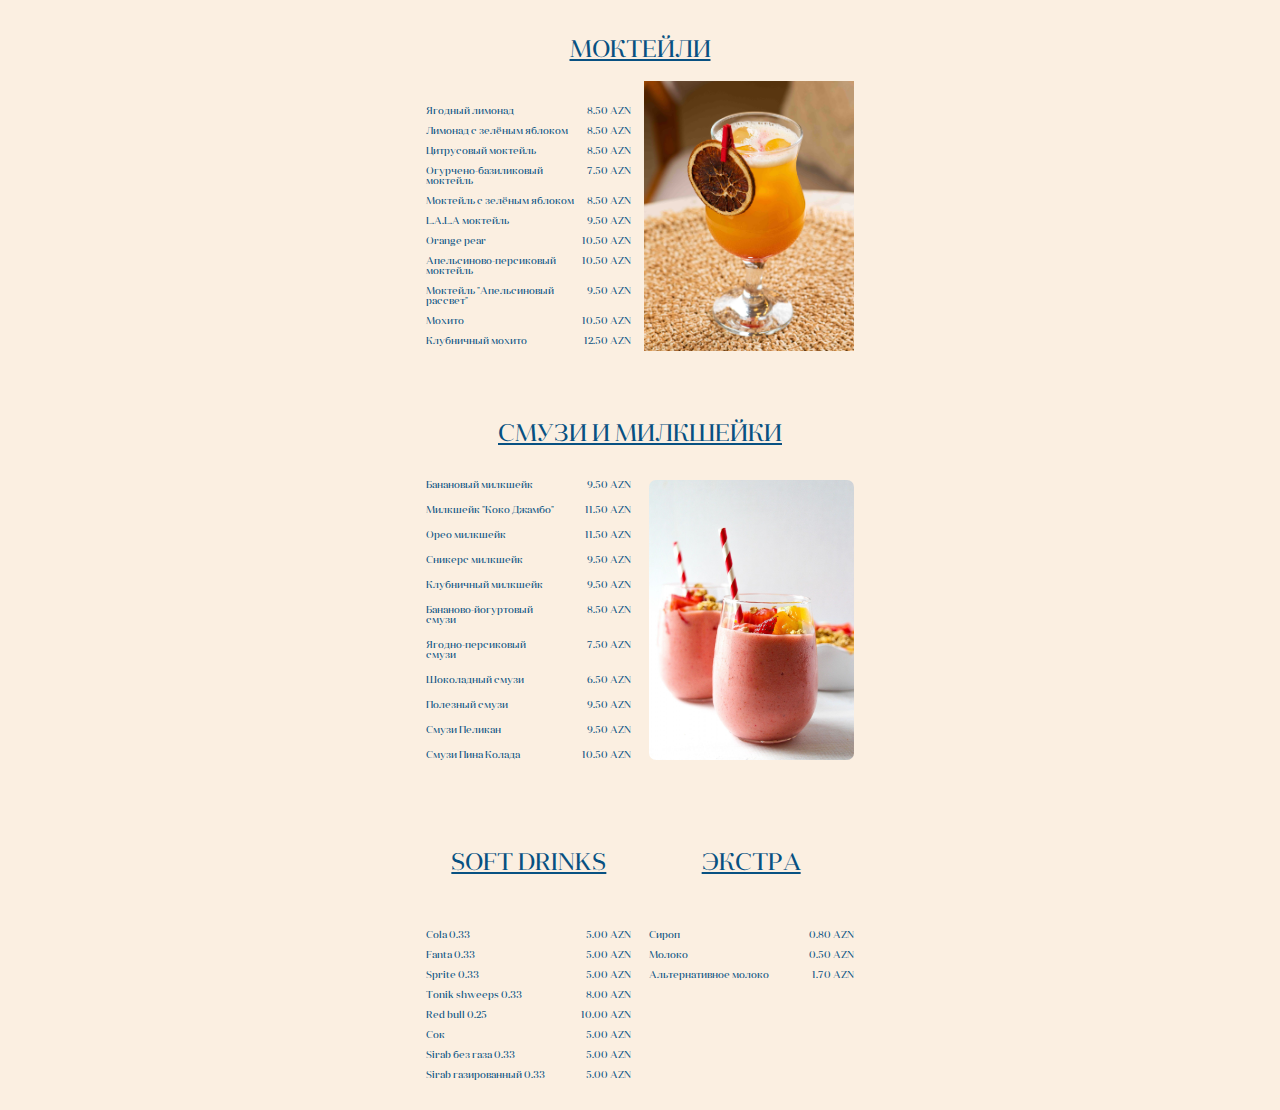
<file: ru.html>
<!DOCTYPE html>
<html lang="en">

<head>
    <meta charset="UTF-8">
    <meta http-equiv="X-UA-Compatible" content="IE=edge">
    <meta name="viewport" content="width=device-width, initial-scale=1.0">
    <title>ministry of bakery</title>

    <script src="https://ajax.googleapis.com/ajax/libs/jquery/3.6.0/jquery.min.js"></script>
    <script src="https://ajax.googleapis.com/ajax/libs/jquery/3.6.0/jquery.min.js"></script>

    <link rel="stylesheet" href="https://cdnjs.cloudflare.com/ajax/libs/font-awesome/4.7.0/css/font-awesome.min.css" />

    <!----main styles------->
    <link rel="stylesheet" href="./style/style.css">

</head>

<body>
    <div class="main_wrapper">
        <!---header navigation---->
        <div class="header__navigation scrollto">
            <nav class="navbar">
                <div class="container">
                    <div class="navbar__wrap">

                        <a href="https://www.instagram.com/ministry_of_bakery_baku/?igshid=YmMyMTA2M2Y%3D" class="logo" id="logo">
                            <i class="fa fa-instagram" aria-hidden="true"></i>
                        </a>
                        <div class="menu" id="menu">
                            <div class="menu__language__block">
                                <div class="menu__language__element">
                                    <a href="./index.html">
                                        <img src="./style/az.svg" alt="">
                                    </a>
                                </div>
                                <div class="menu__language__element">
                                    <a href="./ru.html">
                                        <img src="./style/ru.svg" alt="">
                                    </a>
                                </div>
                                <div class="menu__language__element">
                                    <a href="./en.html">
                                        <img src="./style/en.svg" alt="">
                                    </a>
                                </div>
                            </div>
                            <div class="menu__language__links">
                                <a href="#element1">Супы								
								
                                </a>
                                <a href="#element2">Сэндвичи и наггетсы								
								
                                </a>
                                <a href="#element3">Салаты								
								
                                </a>
                                <a href="#element4">Основные блюда								
								
                                </a>
                                <a href="#element5">Напитки</a>

                            </div>
                        </div>

                        <div class="main__page__name">
                            <div class="main__page__name_name">
                                <a href="./ru.html">
                                    <img src="./style/juju.png" alt="">
                                </a>
                            </div>
                            <div class="main__page__name_subname">
                                CAFE &#x2022; BAKERY &#x2022; CONDITIORY
                            </div>

                            <div class="main__page__name_arrowleft"></div>
                            <div class="main__page__name_arrowright"></div>
                        </div>


                        <div class="hamb">
                            <div class="hamb__field" id="hamb">
                                <span class="bar"></span> <span class="bar"></span>
                                <span class="bar"></span>
                            </div>
                        </div>
                    </div>
                </div>


            </nav>
            <div class="placeholder"></div>
            <div class="popup" id="popup"></div>
        </div>
        <div class="main__content">
            <!--главная картинка---->
            <div class="main__content__image">
                <img src="./style/main.png" alt="">
            </div>

            <!---блок с продукцией---->
            <div class="main__content__product_container">
                <!----Soup--->
                <section id="" class="product__name">
                    <p>Супы								
                    </p>
                    <div id="element1" class="element__yakor"></div>
                </section>
                <!----продукты категорий----->
                <div class="product__elements__wrapper">
                    <!----продукт основной Borsh----->
                    <div class="product__element">
                        <div class="product__element__image product__element__image_1">
                        </div>

                        <div class="product__element__name">
                            <p>Красный борщ 		
                            </p>
                        </div>
                        <div class="product__element__desc">
                            <p>с чёрным хлебом и домашней горчицей</p>
                        </div>
                        <div class="product__element__price">
                            <p>9.00 ₼</p>
                        </div>
                    </div>

                    <!----продукт основной Dushbere----->
                    <div class="product__element">
                        <div class="product__element__image product__element__image_2">

                        </div>

                        <div class="product__element__name">
                            <p>Душпере				
                            </p>
                        </div>
                        <div class="product__element__desc">
                            <p> </p>
                        </div>
                        <div class="product__element__price">
                            <p>6.50 AZN</p>
                        </div>
                    </div>

                    <!----продукт основной REd lentil----->
                    <div class="product__element">
                        <div class="product__element__image product__element__image_3">

                        </div>

                        <div class="product__element__name">
                            <p>Чечевичный суп				

                            </p>
                        </div>
                        <div class="product__element__desc">
                            <p></p>
                        </div>
                        <div class="product__element__price">
                            <p>6.00 AZN</p>
                        </div>
                    </div>

                    <!----продукт основной Potato ginger soup----->
                    <div class="product__element">
                        <div class="product__element__image product__element__image_4">

                        </div>

                        <div class="product__element__name">
                            <p>Картофельно-имбирный суп				
                            </p>
                        </div>
                        <div class="product__element__desc">
                            <p></p>
                        </div>
                        <div class="product__element__price">
                            <p>7.00 AZN</p>
                        </div>
                    </div>

                </div>
                <!---Sandwich & nuggets--->
                <section id="" class="product__name">
                    <p>Сэндвичи и наггетсы								
                    </p>
                    <div id="element2" class="element__yakor"></div>
                </section>
                <!----продукты категорий----->
                <div class="product__elements__wrapper">
                    <!----продукт основной Bruschetta tomato & basil----->
                    <div class="product__element">
                        <div class="product__element__image product__element__image_5">

                        </div>

                        <div class="product__element__name">
                            <p>Брускетты с томатом и базиликом				
                            </p>
                        </div>
                        <div class="product__element__desc">
                            <p></p>
                        </div>
                        <div class="product__element__price">
                            <p>11.00 AZN</p>
                        </div>
                    </div>

                    <!----продукт основной Bruschetta mozzarella buffalo----->
                    <div class="product__element">
                        <div class="product__element__image product__element__image_6">

                        </div>

                        <div class="product__element__name">
                            <p>Брускетты с Моцареллой Буффало				
                            </p>
                        </div>
                        <div class="product__element__desc">
                            <p></p>
                        </div>
                        <div class="product__element__price">
                            <p>14.00 AZN</p>
                        </div>
                    </div>

                    <!----продукт основной Bruschetta salmon----->
                    <div class="product__element">
                        <div class="product__element__image product__element__image_7">

                        </div>

                        <div class="product__element__name">
                            <p>Брускетты с лососем				
                            </p>
                        </div>
                        <div class="product__element__desc">
                            <p></p>
                        </div>
                        <div class="product__element__price">
                            <p>13.00 AZN</p>
                        </div>
                    </div>

                    <!----продукт основной Bruschetta avocado----->
                    <div class="product__element">
                        <div class="product__element__image product__element__image_8">

                        </div>

                        <div class="product__element__name">
                            <p>Брускетты с авокадо				

                            </p>
                        </div>
                        <div class="product__element__desc">
                            <p></p>
                        </div>
                        <div class="product__element__price">
                            <p>16.00 AZN</p>
                        </div>
                    </div>
                    <!--!--продукт основной Croissant----->
                    <div class="product__element">
                        <div class="product__element__image product__element__image_9">

                        </div>

                        <div class="product__element__name">
                            <p>Круассан 				
                                
                            </p>
                        </div>
                        <div class="product__element__desc">
                            <p>с копчёным лососем и корнишонами
                                </p>
                        </div>
                        <div class="product__element__price">
                            <p>18.00 AZN</p>
                        </div>
                    </div>
                    <!----продукт основной Ham & cheese sandwich crispy----->
                    <div class="product__element">
                        <div class="product__element__image product__element__image_10">

                        </div>

                        <div class="product__element__name">
                            <p>Хрустящий сэндвич 				

                            </p>
                        </div>
                        <div class="product__element__desc">
                            <p>
                                с сыром и ветчиной
                            </p>
                        </div>
                        <div class="product__element__price">
                            <p>11.00 AZN</p>
                        </div>
                    </div>
                    <!----продукт основной   Beef sandwich----->
                    <div class="product__element">
                        <div class="product__element__image product__element__image_11">

                        </div>

                        <div class="product__element__name">
                            <p>Сэндвич с говядиной  				

                            </p>
                        </div>
                        <div class="product__element__desc">
                            <p>
                                с соусом барбекю, сыром и картофельными чипсами с паприкой
                            </p>
                        </div>
                        <div class="product__element__price">
                            <p>15.00 AZN</p>
                        </div>
                    </div>
                    <!----продукт основной Chicken nuggets & french fries----->
                    <div class="product__element">
                        <div class="product__element__image product__element__image_12">

                        </div>

                        <div class="product__element__name">
                            <p>Куриные наггетсы с картошкой фри				

                            </p>
                        </div>
                        <div class="product__element__desc">
                            <p></p>
                        </div>
                        <div class="product__element__price">
                            <p>12.00 AZN</p>
                        </div>






                    </div>
                    <!----продукт основной   Cheese donuts----->
                    <div class="product__element">
                        <div class="product__element__image product__element__image_13">

                        </div>

                        <div class="product__element__name">
                            <p>Сырные пончики 			

                            </p>
                        </div>
                        <div class="product__element__desc">
                            <p>с масляным соусом</p>
                        </div>
                        <div class="product__element__price">
                            <p>13.00 AZN</p>
                        </div>



                    </div>
                </div>

                <!-----Salad-->
                <section id="" class="product__name">
                    <p>Салаты								
                    </p>
                    <div id="element3" class="element__yakor"></div>
                </section>
                <!----продукты категорий----->
                <div class="product__elements__wrapper">
                    <!----продукт основной Georgian choban----->
                    <div class="product__element">
                        <div class="product__element__image product__element__image_14">

                        </div>

                        <div class="product__element__name">
                            <p>Грузинский Чобан салат 
                                				
                                 </p>
                        </div>
                        <div class="product__element__desc">
                            <p>с белым луком и грецкими орехами
                            </p>
                        </div>
                        <div class="product__element__price">
                            <p>9.00 AZN</p>
                        </div>
                    </div>

                    <!----продукт основной Caesar salad Beef----->
                    <div class="product__element">
                        <div class="product__element__image product__element__image_15">

                        </div>

                        <div class="product__element__name">
                            <p>Салат Цезарь 				
                            </p>
                        </div>
                        <div class="product__element__desc">
                            <p>c говяжьей вырезкой</p>
                        </div>
                        <div class="product__element__price">
                            <p>16.00 AZN</p>
                        </div>
                    </div>

                    <!----продукт основной Caesar salad Chicken 16----->
                    <div class="product__element">
                        <div class="product__element__image product__element__image_16">

                        </div>

                        <div class="product__element__name">
                            <p>Салат Цезарь </p>
                        </div>
                        <div class="product__element__desc">
                            <p>С курицей				
                            </p>
                        </div>
                        <div class="product__element__price">
                            <p>13.00 AZN</p>
                        </div>
                    </div>

                    <!----продукт основной Caesar salad Salmon 17----->
                    <div class="product__element">
                        <div class="product__element__image product__element__image_17">

                        </div>

                        <div class="product__element__name">
                            <p>Салат Цезарь </p>
                        </div>
                        <div class="product__element__desc">
                            <p>С лососем				
                            </p>
                        </div>
                        <div class="product__element__price">
                            <p>18.00 AZN</p>
                        </div>
                    </div>
                    <!----продукт основной Caesar salad Tiger 18----->
                    <div class="product__element">
                        <div class="product__element__image product__element__image_18">

                        </div>

                        <div class="product__element__name">
                            <p>Салат Цезарь </p>
                        </div>
                        <div class="product__element__desc">
                            <p>С тигровыми креветками				
                            </p>
                        </div>
                        <div class="product__element__price">
                            <p>17.00 AZN</p>
                        </div>
                    </div>
                    <!----продукт основной Caesar salad Tuna 19----->
                    <div class="product__element">
                        <div class="product__element__image product__element__image_19">

                        </div>

                        <div class="product__element__name">
                            <p>Салат Цезарь </p>
                        </div>
                        <div class="product__element__desc">
                            <p>С тунцом				
                            </p>
                        </div>
                        <div class="product__element__price">
                            <p>15.00 AZN</p>
                        </div>
                    </div>
                    <!----продукт основной Poki with fresh vegetables 20----->
                    <div class="product__element">
                        <div class="product__element__image product__element__image_20">

                        </div>

                        <div class="product__element__name">
                            <p>Поке со свежими овощами				
                            </p>
                        </div>
                        <div class="product__element__desc">
                            <p></p>
                        </div>
                        <div class="product__element__price">
                            <p>16.00 AZN</p>
                        </div>
                    </div>
                    <!----продукт основной Crispy aubergine 21----->
                    <div class="product__element">
                        <div class="product__element__image product__element__image_21">

                        </div>

                        <div class="product__element__name">
                            <p>Салат с хрустящими баклажанами 				
                            </p>
                        </div>
                        <div class="product__element__desc">
                            <p>с томатами черри </p>
                        </div>
                        <div class="product__element__price">
                            <p>11.00 AZN</p>
                        </div>
                    </div>


                </div>
                <!----Main course---->
                <section id="" class="product__name">
                    <p>Основные блюда								
                    </p>
                    <div id="element4" class="element__yakor"></div>
                </section>
                <!----продукты категорий----->
                <div class="product__elements__wrapper">
                    <!----продукт основной BBQ chicken leg 22----->
                    <div class="product__element">
                        <div class="product__element__image product__element__image_22">

                        </div>

                        <div class="product__element__name">
                            <p>Куриные ножки BBQ c картошкой фри				
                            </p>
                        </div>
                        <div class="product__element__desc">
                            <p>
                            </p>
                        </div>
                        <div class="product__element__price">
                            <p>10.00 AZN</p>
                        </div>
                    </div>

                    <!----продукт основной- Beef nar govurma 23---->
                    <div class="product__element">
                        <div class="product__element__image product__element__image_23">

                        </div>

                        <div class="product__element__name">
                            <p>Нар говурма с говядиной				
                            </p>
                        </div>
                        <div class="product__element__desc">
                            <p></p>
                        </div>
                        <div class="product__element__price">
                            <p>16.00 AZN</p>
                        </div>
                    </div>

                    <!----продукт основной Chicken nar govurma 24----->
                    <div class="product__element">
                        <div class="product__element__image product__element__image_24">

                        </div>

                        <div class="product__element__name">
                            <p>Нар говурма с курицей				
                            </p>
                        </div>
                        <div class="product__element__desc">
                            <p></p>
                        </div>
                        <div class="product__element__price">
                            <p>14.00 AZN</p>
                        </div>
                    </div>

                    <!----продукт основной Seabass with mashed potato 25----->
                    <div class="product__element">
                        <div class="product__element__image product__element__image_25">

                        </div>

                        <div class="product__element__name">
                            <p>Сибас с пюре				
                            </p>
                        </div>
                        <div class="product__element__desc">
                            <p></p>
                        </div>
                        <div class="product__element__price">
                            <p>15.00 AZN</p>
                        </div>
                    </div>


                    <!----продукт основной Thai chicken with noodles 26----->
                    <div class="product__element">
                        <div class="product__element__image product__element__image_26">

                        </div>

                        <div class="product__element__name">
                            <p>Лапша
                            </p>
                        </div>
                        <div class="product__element__desc">
                            <p>с курицей и овощами по-тайски</p>
                        </div>
                        <div class="product__element__price">
                            <p>14.00 AZN</p>
                        </div>
                    </div>


                    <!----продукт основной- Thai vegetables with chicken 27---->
                    <div class="product__element">
                        <div class="product__element__image product__element__image_27">

                        </div>

                        <div class="product__element__name">
                            <p>Пенне Арабьята			

                            </p>
                        </div>
                        <div class="product__element__desc">
                            <p></p>
                        </div>
                        <div class="product__element__price">
                            <p>12.00 AZN</p>
                        </div>
                    </div>



                </div>
                <!----Drinks---->
                <section id="" class="product__name">
                    <p>Напитки</p>
                    <div id="element5" class="element__yakor"></div>
                </section>
                <!----Coffee---->
                <section id="" class="product__name">
                    <p>Кофе								
                    </p>
                    <div id="" class="element__yakor"></div>
                </section>
                <!----продукты категорий 2----->
                <div class="product__elements__wrapper">
                    <div class="product__element__coffee product__element__coffee_img product__element__coffee_img3">

                    </div>

                    <div class="product__element__coffee">
                        <div class="product__element__coffee__desc">
                            <p>Эспрессо				
                            </p>

                            <p>3.00 AZN</p>
                        </div>
                        <div class="product__element__coffee__desc">
                            <p> Двойной эспрессо				
                            </p>

                            <p>3.50 AZN</p>
                        </div>
                        <div class="product__element__coffee__desc">
                            <p>Эспрессо тоник				
                            </p>

                            <p> 6.50 AZN</p>
                        </div>
                        <div class="product__element__coffee__desc">
                            <p> Американо				
                            </p>

                            <p>4.50 AZN</p>
                        </div>
                        <div class="product__element__coffee__desc">
                            <p>Латте				
                            </p>

                            <p>5.50 AZN</p>
                        </div>
                        <div class="product__element__coffee__desc">
                            <p>Миндальный латте				
                            </p>

                            <p>6.50 AZN</p>
                        </div>
                        <div class="product__element__coffee__desc">
                            <p>Кокосовый латте				
                            </p>

                            <p> 6.50 AZN</p>
                        </div>
                        <div class="product__element__coffee__desc">
                            <p>Флэт Уайт				
                            </p>

                            <p> 6.50 AZN</p>
                        </div>
                        <div class="product__element__coffee__desc">
                            <p> Миндальный флэт уайт				
                            </p>

                            <p> 6.80 AZN</p>
                        </div>
                    </div>

                    <div class="product__element__coffee">
                        <div class="product__element__coffee__desc">
                            <p>Капучино				
                            </p>

                            <p>5.50 AZN</p>
                        </div>
                        <div class="product__element__coffee__desc">
                            <p>Капучино Фреддо				
                            </p>

                            <p>6.50 AZN</p>
                        </div>
                        <div class="product__element__coffee__desc">
                            <p>Минадальный капучино				
                            </p>

                            <p> 6.50 AZN</p>
                        </div>
                        <div class="product__element__coffee__desc">
                            <p> Кокосовый капучино				
                            </p>

                            <p>6.90 AZN</p>
                        </div>
                        <div class="product__element__coffee__desc">
                            <p>Горячий шоколад				
                            </p>

                            <p>6.50 AZN</p>
                        </div>
                        <div class="product__element__coffee__desc">
                            <p>Макиато				
                            </p>

                            <p> 4.50 AZN</p>
                        </div>
                        <div class="product__element__coffee__desc">
                            <p>Двойной макиато				
                            </p>

                            <p> 5.50 AZN</p>
                        </div>
                        <div class="product__element__coffee__desc">
                            <p>Бичерин				
                            </p>

                            <p> 9.50 AZN</p>
                        </div>
                        <div class="product__element__coffee__desc">
                            <p> Аффогато				
                            </p>

                            <p> 5.50 AZN</p>
                        </div>
                    </div>
                    <div class="product__element__coffee">
                        <div class="product__element__coffee__desc">
                            <p> Кофе-фраппе				
                            </p>

                            <p>6.50 AZN</p>
                        </div>
                        <div class="product__element__coffee__desc">
                            <p>Медовый раф				
                            </p>

                            <p>7.50 AZN</p>
                        </div>
                        <div class="product__element__coffee__desc">
                            <p>
                                Банановый раф				
 </p>

                            <p>8.50 AZN</p>
                        </div>
                        <div class="product__element__coffee__desc">
                            <p>Раф <br> "Апельсиновый рассвет"				
                            </p>

                            <p>7.50 AZN</p>
                        </div>
                        <div class="product__element__coffee__desc">
                            <p>Мока				
                            </p>

                            <p>7.50 AZN</p>
                        </div>
                        <div class="product__element__coffee__desc">
                            <p>Венский кофе				
                            </p>

                            <p>5.50 AZN</p>
                        </div>
                        <div class="product__element__coffee__desc">
                            <p>Ирландский кофе				
                            </p>

                            <p>10.00 AZN </p>
                        </div>
                        <div class="product__element__coffee__desc">
                            <p>Холодный американо				
                            </p>

                            <p>5.50 AZN </p>
                        </div>
                        <div class="product__element__coffee__desc">
                            <p>
                                Холодный раф				
 </p>

                            <p>6.50 AZN</p>
                        </div>
                        <div class="product__element__coffee__desc">
                            <p>Холодный латте				
                            </p>

                            <p>7.50 AZN</p>
                        </div>
                    </div>
                </div>

                <!------Tee-------->
                <section id="" class="product__name">
                    <p>Чай</p>
                    <div id="" class="element__yakor"></div>
                </section>
                <!----продукты категорий 2----->
                <div class="product__elements__wrapper">
                    <div class="product__element__coffee product__element__coffee_img product__element__coffee_img4">

                    </div>

                    <div class="product__element__coffee">
                        <div class="product__element__coffee__desc">
                            <p>Чёрный чай				
                            </p>

                            <p>9.50 AZN</p>
                        </div>
                        <div class="product__element__coffee__desc">
                            <p>Зелёный чай				
                            </p>

                            <p>10.50 AZN</p>
                        </div>
                        <div class="product__element__coffee__desc">
                            <p>Жасминовый чай				
                            </p>

                            <p>10.50 AZN</p>
                        </div>
                        <div class="product__element__coffee__desc">
                            <p>Ромашковый чай				
                            </p>

                            <p>9.50 AZN</p>
                        </div>
                        <div class="product__element__coffee__desc">
                            <p>Швейцарский <br> ромашковый  чай				
                            </p>

                            <p>12.50 AZN</p>
                        </div>
                        <div class="product__element__coffee__desc">
                            <p>Традиционный чай				
                            </p>

                            <p>9.50 AZN</p>
                        </div>
                        <div class="product__element__coffee__desc">
                            <p>Марокканский чай				
                            </p>

                            <p>12.50 AZN</p>
                        </div>
                        <div class="product__element__coffee__desc">
                            <p>Красный цветочный чай				
                            </p>

                            <p>11.50 AZN</p>
                        </div>
                        <div class="product__element__coffee__desc">
                            <p>Чашка чая				
                            </p>

                            <p>5.00 AZN</p>
                        </div>
                    </div>
                </div>


                <!----Hot drinks Ice drinks---->
                <section id="" class="product__name">
                    <div id="" class="element__yakor"></div>
                </section>
                <!----продукты категорий 2----->
                <div class="product__elements__wrapper">
                    <div class="product__elelement__drinks">
                        <div class="product__elelement__drinks__name">
                            Горячие напитки								

                        </div>

                        <div class="product__elelement__drinks__desc">
                            <p> Ягодный чай				
                            </p>

                            <p>9.50 AZN</p>
                        </div>
                        <div class="product__elelement__drinks__desc">
                            <p>Фруктовый чай				
                            </p>

                            <p>11.50 AZN</p>
                        </div>
                        <div class="product__elelement__drinks__desc">
                            <p>Чай с маракуйей				
                            </p>

                            <p>12.50 AZN</p>
                        </div>
                        <div class="product__elelement__drinks__desc">
                            <p>Апельсиновый чай				
                            </p>

                            <p>12.50 AZN</p>
                        </div>
                        <div class="product__elelement__drinks__desc">
                            <p>Малиновый чай				
                            </p>

                            <p>12.50 AZN</p>
                        </div>
                    </div>
                    <div class="product__elelement__drinks">
                        <div class="product__elelement__drinks__name">
                            Холодные напитки								

                        </div>
                        <div class="product__elelement__drinks__desc">
                            <p> Домашний лимонад				
                            </p>
                            <p>8.50 AZN</p>
                        </div>
                        <div class="product__elelement__drinks__desc">
                            <p>Холодный чай				
                            </p>
                            <p>8.50 AZN</p>
                        </div>
                        <div class="product__elelement__drinks__desc">
                            <p>Свежевыжатый сок				
                            </p>
                            <p>9.00 AZN</p>
                        </div>
                    </div>

                </div>

                <!----Mocktail---->
                <section id="" class="product__name">
                    <p>Моктейли								
                    </p>
                    <div id="" class="element__yakor"></div>
                </section>
                <!----продукты категорий 2----->
                <div class="product__elements__wrapper">
                    <div class="product__element__coffee product__element__coffee2">
                        <div class="product__elelement__drinks__desc">
                            <p>Ягодный лимонад				
                            </p>

                            <p>8.50 AZN</p>
                        </div>
                        <div class="product__elelement__drinks__desc">
                            <p>Лимонад с зелёным яблоком				
                            </p>

                            <p>8.50 AZN</p>
                        </div>
                        <div class="product__elelement__drinks__desc">
                            <p>Цитрусовый моктейль				
                            </p>

                            <p>8.50 AZN</p>
                        </div>
                        <div class="product__elelement__drinks__desc">
                            <p>Огурчено-базиликовый моктейль				
                            </p>

                            <p>7.50 AZN</p>
                        </div>
                        <div class="product__elelement__drinks__desc">
                            <p>Моктейль с зелёным яблоком				
                            </p>

                            <p>8.50 AZN</p>
                        </div>
                        <div class="product__elelement__drinks__desc">
                            <p> L.A.L.A моктейль				
                            </p>

                            <p> 9.50 AZN</p>
                        </div>
                        <div class="product__elelement__drinks__desc">
                            <p>Orange pear</p>

                            <p>10.50 AZN</p>
                        </div>
                        <div class="product__elelement__drinks__desc">
                            <p> Апельсиново-персиковый моктейль				
                            </p>

                            <p> 10.50 AZN</p>
                        </div>
                        <div class="product__elelement__drinks__desc">
                            <p>Моктейль "Апельсиновый рассвет"				
                            </p>

                            <p>9.50 AZN</p>
                        </div>
                        <div class="product__elelement__drinks__desc">
                            <p> Мохито				
                            </p>

                            <p> 10.50 AZN</p>
                        </div>
                        <div class="product__elelement__drinks__desc">
                            <p> Клубничный мохито				
                            </p>

                            <p>12.50 AZN</p>
                        </div>
                    </div>
                    <div  class="product__element__moktail moktail">

                    </div>

                </div>
                <!----Smoothie and milkshake---->
                <section id="" class="product__name">
                    <p>Смузи и милкшейки								
                    </p>
                    <div id="" class="element__yakor"></div>
                </section>


                <!----продукты категорий 2----->
                <div class="product__elements__wrapper">
                    <div class=" product__element__coffee product__element__coffee3 ">
                        <div class="product__element__coffee__desc">
                            <p>Банановый милкшейк				
                            </p>

                            <p>9.50 AZN</p>
                        </div>
                        <div class="product__element__coffee__desc">
                            <p>Милкшейк "Коко Джамбо"				
                            </p>

                            <p>11.50 AZN</p>
                        </div>
                        <div class="product__element__coffee__desc">
                            <p>Орео милкшейк				
                            </p>

                            <p>11.50 AZN</p>
                        </div>
                        <div class="product__element__coffee__desc">
                            <p>Сникерс милкшейк				
                            </p>

                            <p>9.50 AZN</p>
                        </div>
                        <div class="product__element__coffee__desc">
                            <p>Клубничный милкшейк				
                            </p>

                            <p>9.50 AZN</p>
                        </div>
                        <div class="product__element__coffee__desc">
                            <p>Бананово-йогуртовый <br> смузи				
                            </p>

                            <p>8.50 AZN</p>
                        </div>
                        <div class="product__element__coffee__desc">
                            <p>Ягодно-персиковый <br> смузи				
                            </p>

                            <p>7.50 AZN</p>
                        </div>
                        <div class="product__element__coffee__desc">
                            <p>Шоколадный смузи				
                            </p>

                            <p>6.50 AZN</p>
                        </div>
                        <div class="product__element__coffee__desc">
                            <p>Полезный смузи				
                            </p>

                            <p>9.50 AZN</p>
                        </div>
                        <div class="product__element__coffee__desc">
                            <p>Смузи Пеликан				
                            </p>

                            <p>9.50 AZN</p>
                        </div>
                        <div class="product__element__coffee__desc">
                            <p>Смузи Пина Колада				
                            </p>

                            <p>10.50 AZN</p>
                        </div>
                    </div>
                    <div class="product__element__coffee product__element__coffee_img product__element__coffee_img4 product__element__coffee_img5">

                    </div>
                </div>


                <!----Soft drinks / Extra---->
                <section id="" class="product__name">
                    <div id="" class="element__yakor"></div>
                </section>
                <!----продукты категорий 2----->
                <div class="product__elements__wrapper">

                    <div class="product__elements__additional">
                        <div class="product__elements__additional__name">
                            Soft drinks
                        </div>

                        <div class="product__elements__additional__desc">
                            <p> Cola 0.33 </p>

                            <p>5.00 AZN</p>
                        </div>
                        <div class="product__elements__additional__desc">
                            <p>Fanta 0.33 </p>

                            <p> 5.00 AZN</p>
                        </div>
                        <div class="product__elements__additional__desc">
                            <p>Sprite 0.33 </p>

                            <p>5.00 AZN</p>
                        </div>
                        <div class="product__elements__additional__desc">
                            <p>Tonik shweeps 0.33 </p>

                            <p> 8.00 AZN</p>
                        </div>
                        <div class="product__elements__additional__desc">
                            <p>Red bull 0.25 </p>

                            <p> 10.00 AZN</p>
                        </div>
                        <div class="product__elements__additional__desc">
                            <p>Сок				
                            </p>

                            <p> 5.00 AZN</p>
                        </div>
                        <div class="product__elements__additional__desc">
                            <p>Sirab без газа 0.33        				
                            </p>

                            <p> 5.00 AZN</p>
                        </div>
                        <div class="product__elements__additional__desc">
                            <p>Sirab газированный 0.33         				
                            </p>

                            <p> 5.00 AZN</p>
                        </div>
                    </div>


                    <div class="product__elements__additional">
                        <div class="product__elements__additional__name">
                            Экстра								

                        </div>
                        <div class="product__elements__additional__desc">
                            <p>Сироп				
                                </p>

                            <p>0.80 AZN</p>
                        </div>
                        <div class="product__elements__additional__desc">
                            <p>Молоко				
                            </p>

                            <p>0.50 AZN</p>
                        </div>
                        <div class="product__elements__additional__desc">
                            <p>Альтернативное молоко				
                            </p>


                            <p>1.70 AZN</p>
                        </div>




                    </div>

                </div>

                <script src="./js/script.js"></script>
</body>

</html>
</file>
<file: style/style.css>
@import url("https://fonts.googleapis.com/css2?family=Montserrat:wght@100;200;300;400&display=swap");
@import url("https://fonts.googleapis.com/css2?family=Allison&family=Montserrat:wght@100;200;300;400&display=swap");

@font-face {
  font-family: "Angelica Pro Display";
  src: url("../Anglecia-Pro-Display.otf") format("opentype");
}

* {
  padding: 0;
  margin: 0;
  border: 0;
}

*,
*:before,
*:after {
  -moz-box-sizing: border-box;
  -webkit-box-sizing: border-box;
  box-sizing: border-box;
}

:focus,
:active {
  outline: none;
}

a:focus,
a:active {
  outline: none;
}

nav,
footer,
header,
aside {
  display: block;
}

html,
body {
  height: 100%;
  width: 100%;
  font-size: 100%;
  line-height: 1;
  font-size: 14px;
  -ms-text-size-adjust: 100%;
  -moz-text-size-adjust: 100%;
  -webkit-text-size-adjust: 100%;
  font-family: "Angelica Pro Display";
  background-color: #FBEFE1;
}
html {
  scroll-behavior: smooth;
}

body.lock {
  overflow: hidden;
  background-color: #FBEFE1;
}

input,
button,
textarea {
  font-family: inherit;
}

input::-ms-clear {
  display: none;
}

button {
  cursor: pointer;
}

button::-ms-focus-inner {
  padding: 0;
  border: 0;
}

a,
a:visited {
  text-decoration: none;
}

a:hover {
  text-decoration: none;
}

ul li {
  list-style: none;
}

img {
  vertical-align: top;
}

h1,
h2,
h3,
h4,
h5,
h6 {
  font-size: inherit;
  font-weight: 400;
}

.main__content {
  max-width: 450px;
  margin: 0 auto;
  margin-top: 206px;
  overflow: hidden;
  background-color: #FBEFE1;
}

.header__navigation {
  width: 100%;
}

.menu__page__wrapper {
  width: 100%;
  min-height: 100vh;
  background-color: #FBEFE1;
}
.menu__page__content {
  margin: 50px;

  box-shadow: 0px 0px 10px #085182;
  border-radius: 14px;
  padding: 30px;
  display: flex;
  align-items: center;
  justify-content: center;
  flex-direction: column;
}
.menu__page__block {
  width: 100%;
  
}
.menu__page__block a {

  display: flex;

  align-items: center;
  padding: 33px 10px;

}
.menu__page__border{
  border-top: 0.5px solid rgb(0, 0, 0, 0.1);
  border-bottom: 0.5px solid rgb(0, 0, 0, 0.1);

}
.menu__page__block__img {
  width: 37px;
  height: 37px;
}
.menu__page__block__img img{
  width: 100%;
}
.menu__page__block__text {
  margin-left: 20px;
  height: 20px;
color: #085182;
font-size: 17px;
font-weight: 400;
line-height: 20px;
letter-spacing: 0em;
text-align: left;

} 

.container {
  width: 100%;
  max-width: 1000px;
  margin: 0 auto;
  height: 100px;
  padding: 0 15px;
  display: flex;
  flex-direction: column;
  justify-content: flex-end;
  background-color: #FBEFE1;
}

.navbar {
  position: fixed;
  left: 0;
  top: 0;
  width: 100%;
  height: 70px;
  background: #fff;

  z-index: 120;
}

.navbar__wrap {
  display: flex;
  justify-content: space-between;
  align-items: center;
}

.hamb {
  display: none;
}

.popup {
  display: none;
}

.logo {
  display: block;
  width: 40px;
  height: 40px;
  font-size: 30px;
  color: #085182;
  display: flex;
  align-items: center;
  border: 2px solid #085182;
  justify-content: center;
  border-radius: 50%;
}

.navbar__wrap .menu {
  display: none;
}

.hamb {
  display: flex;
  align-items: center;
}

.hamb__field {
  padding: 7px 7px;
  cursor: pointer;
  border: 2px solid #085182;
  border-radius: 60px;
}

.bar {
  display: block;
  width: 23px;
  height: 2px;
  margin: 4px auto;
  background-color: #085182;
  transition: 0.2s;
}

.popup {
  position: fixed;
  top: 99px;
  top: -82%;
  width: 100%;
  height: 100%;
  background-color: #FBEFE1;
  z-index: 100;
  display: flex;
  transition: 0.3s;
  box-shadow: 0px 0px 10px #085182;

  border-radius: 0px 0px 10px 10px;
}

.popup.open {
  top: 48px;
  z-index: 110;
}

.popup .menu {
  width: 100%;
  height: 100%;
  display: flex;
  flex-direction: column;
  align-items: center;
  justify-content: start;
  padding: 50px 0;
  overflow: auto;
  background-color: #FBEFE1;
  border-radius: 14px;
}

.popup .menu > li {
  width: 100%;
}

.popup .menu > li > a {
  width: 100%;
  display: flex;
  justify-content: center;
  padding: 20px 0;
  font-size: 20px;
  font-weight: bold;
  color: #3f3f3f;
}

.popup .menu > li > a:hover {
  background-color: rgba(122, 82, 179, 0.1);
}

.hamb__field.active .bar:nth-child(2) {
  opacity: 0;
}

.hamb__field.active .bar:nth-child(1) {
  transform: translateY(5px) rotate(45deg);
}

.hamb__field.active .bar:nth-child(3) {
  transform: translateY(-7px) rotate(-45deg);
}

body.noscroll {
  overflow: hidden;
}
.navigation__login {
  align-items: center;
}
.menu__language__block {
  display: flex;
  width: 40%;
  margin: 0 auto;
  justify-content: space-between;
  margin-top: 52px;
}

.menu__language__element {
}

.menu__language__element img {
  filter: drop-shadow(0rem 0rem 0.2rem rgba(207, 58, 16, 0.4));
}

.menu__language__links {
  margin-top: 10px;
  width: 80%;
  display: flex;
  flex-direction: column;
}

.menu__language__links a {
  margin-top: 1.2em;
  font-size: 17px;
  font-weight: 400;
  line-height: 20px;
  letter-spacing: 0em;
  text-transform: uppercase;
  color: #085182;
  text-decoration: underline;
}
.main__page__name {
  width: 70%;
  margin: 0 auto;
  display: flex;
  flex-direction: column;
  align-items: center;
  justify-content: center;
}
.main__page__name_name img {
  width: 100%;
}
.main__page__name_subname {
  color: #e5a275;
  font-size: 10px;
  font-weight: 400;
  text-align: center;
  display: none;
  visibility: hidden;
}

.main__content__image {
  width: 100%;
  height: 350px;
  display: flex;
  align-items: center;
  justify-content: center;
  overflow: hidden;

  position: absolute;
  top: 100px;
}

.main__content__image img {
  height: 100%;
}

.main__content__product_container {
  width: 100%;
  margin-top: 221px;
}

.product__name {
  padding-top: 40px;
  width: 100%;
  text-align: center;
  color: #085182;
  text-transform: uppercase;
  font-size: 24px;

  text-decoration: underline;
  padding-bottom: 20px;
  position: relative;
}
.element__yakor {
  position: absolute;
  top: -100px;
}
.product__elements__wrapper {
  width: 95%;
  margin: 0 auto;
  display: flex;
  flex-wrap: wrap;
  justify-content: space-between;
  margin-bottom: 30px;
}

.product__element {
  width: 48%;
  overflow: hidden;

  display: flex;
  flex-direction: column;
  margin-bottom: 3em;
}

.product__element__image {
  height: 172px;
  width: 100%;
  overflow: hidden;
  border-radius: 5px;


  background-image: url("./main2.png");
  background-position: center;
  background-repeat: no-repeat;
  background-size: 110%;
  display: flex;
  align-items: center;
  justify-content: center;
}

/***? *********************************/
/***? *********************************/
/***? *********************************/
.product__element__image_1 {
  background-image: url("./imgs/1.jpg");
}
.product__element__image_2 {
  background-image: url("./imgs/2.jpg");
}
.product__element__image_3 {
  background-image: url("./imgs/3.jpg");
}
.product__element__image_4 {
  background-image: url("./imgs/4.jpg");
}
.product__element__image_5 {
  background-image: url("./imgs/5.jpg");
}
.product__element__image_6 {
  background-image: url("./imgs/6.jpg");
}
.product__element__image_7 {
  background-image: url("./imgs/7.jpg");
}
.product__element__image_8 {
  background-image: url("./imgs/8.jpg");
}
.product__element__image_9 {
  background-image: url("./imgs/9.jpg");
}

.product__element__image_10 {
  background-image: url("./imgs/10.jpg");
}
.product__element__image_11 {
  background-image: url("./imgs/11.jpg");
}
.product__element__image_12 {
  background-image: url("./imgs/12.jpg");
}
.product__element__image_13 {
  background-image: url("./imgs/13.jpg");
}
.product__element__image_14 {
  background-image: url("./imgs/14.jpg");
}

.product__element__image_15 {
  background-image: url("./imgs/15.jpg");
}
.product__element__image_16 {
  background-image: url("./imgs/16.jpg");
}
.product__element__image_17 {
  background-image: url("./imgs/17.jpg");
}
.product__element__image_18 {
  background-image: url("./imgs/18.jpg");
}
.product__element__image_19 {
  background-image: url("./imgs/19.jpg");
}
.product__element__image_20 {
  background-image: url("./imgs/20.jpg");
}
.product__element__image_21 {
  background-image: url("./imgs/21.jpg");
}
.product__element__image_22 {
  background-image: url("./imgs/22.jpg");
}
.product__element__image_23 {
  background-image: url("./imgs/23.jpg");
}
.product__element__image_24 {
  background-image: url("./imgs/24.jpg");
}
.product__element__image_25 {
  background-image: url("./imgs/25.jpg");
}
.product__element__image_26 {
  background-image: url("./imgs/26.jpg");
}
.product__element__image_27 {
  background-image: url("./imgs/Penne\ Arrabbiata\ .jpg");
}

/***? *********************************/
/***? *********************************/
.product__element__image img {
  height: 100%;
}

.product__element__name {
  margin-top: 5px;
  color: #085182;
  font-weight: 600;
  margin-bottom: 5px;
  font-size: 16px;
}
.product__element__name p {
  display: block;
  min-height: 31px;
}

.product__element__desc {
  margin-top: 5px;
  color: #085182;
  font-weight: 500;
  margin-bottom: 5px;
  font-size: 9px;
  font-family: "Montserrat", sans-serif;
}
.product__element__desc p {
  display: block;
  min-height: 10px;
}
.product__element__price {
  width: 100%;
  text-align: right;
  margin-top: 5px;
  color: #085182;
  font-weight: 600;
  margin-bottom: 5px;
  font-size: 16px;
}
.product__element__coffee {
}
.placeholder {
  width: 100%;
  height: 0px;

  box-shadow: rgba(207, 58, 16, 0.35) 0px 5px 15px;
  border-radius: 0px 0px 10px 10px;
  z-index: 110;

  position: absolute;
  top: 10%;
}
.product__elements__wrapper {
  display: flex;
  flex-wrap: wrap;
  justify-content: space-between;
}
.product__element__coffee {
  width: 48%;
  height: 172px;

  margin-top: 15px;

  display: flex;
  flex-direction: column;
  justify-content: space-between;
}
.product__element__coffee2 {
  height: 210px;
}
.product__element__coffee2 .product__elelement__drinks__desc {
  margin-top: 10px;

  width: 100%;
  display: flex;
  justify-content: space-between;
}

.product__element__coffee_img {
  border-radius: 7px;
  overflow: hidden;
  background-image: url("./imgs/UAP_3086\ копия.jpg");
}
.product__element__coffee_img2 {
  height: 250px;
}
.product__element__coffee__desc {
  color: #085182;
  font-size: 10px;
  display: flex;
  justify-content: space-between;
}
.product__element__coffee3 {
  height: 280px;
}
.product__element__coffee_img4 {
  height: 280px;
}
.product__elements__wrapper {
}
.product__elelement__drinks {
  width: 48%;
  height: 202px;

  margin-top: 15px;

  display: flex;
  flex-direction: column;
}
.product__elelement__drinks__name {
  width: 100%;
  text-align: center;
  color: #085182;
  text-transform: uppercase;
  font-size: 24px;
  text-decoration: underline;
  padding-bottom: 20px;
  position: relative;
  height: 72px;
}
.product__elelement__drinks__desc {
  color: #085182;
  font-size: 10px;
  display: flex;
  justify-content: space-between;
  margin-top: 15px;
}
.product__elements__additional {
  width: 48%;
}
.product__elements__additional__name {
  width: 100%;
  text-align: center;
  color: #085182;
  text-transform: uppercase;
  font-size: 24px;
  text-decoration: underline;
  padding-bottom: 20px;
  position: relative;
  height: 70px;
}
.product__elements__additional__desc {
  color: #085182;
  font-size: 10px;
  display: flex;
  justify-content: space-between;
  margin-top: 10px;
}
.product__element__coffee_img3 {
  background-image: url("./imgs/coffee.jpg");
  background-size: cover;
}
.product__element__coffee_img4 {
  background-image: url("./imgs/pexels-anna-pou-8330242.jpg");
  background-size: cover;
  background-position: center;
  background-repeat: no-repeat;
}
.product__element__coffee_img5 {
  background-image: url("./imgs/edef3949ff30f587fb7219ca26898629.jpg");
  background-size: cover;
  background-position: center;
  background-repeat: no-repeat;
}
.product__element__moktail {
  height: 270px;
  width: 49%;
  background-color: red;
}
.moktail {
  background-image: url("./imgs/moktail.jpg");
  background-size: cover;
  background-position: center;
  background-repeat: no-repeat;
}
.product__element__coffee__desc {
  display: flex;
  justify-content: space-between;
}
.product__element__coffee__desc p:nth-child(1) {
  width: calc(100% - 50px);
}
.product__element__coffee__desc p:nth-child(2) {
  width: 50px;
  text-align: right;
}

.product__elelement__drinks__desc {
  display: flex;
  justify-content: space-between;
}
.product__elelement__drinks__desc p:nth-child(1) {
  width: calc(100% - 50px);
}
.product__elelement__drinks__desc p:nth-child(2) {
  width: 50px;
  text-align: right;
}

@media only screen and (max-width: 350px) {
  .product__element__image {
    height: 140px;
  }
  .main__page__name_name img {
    width: 100%;
  }
}
</file>
